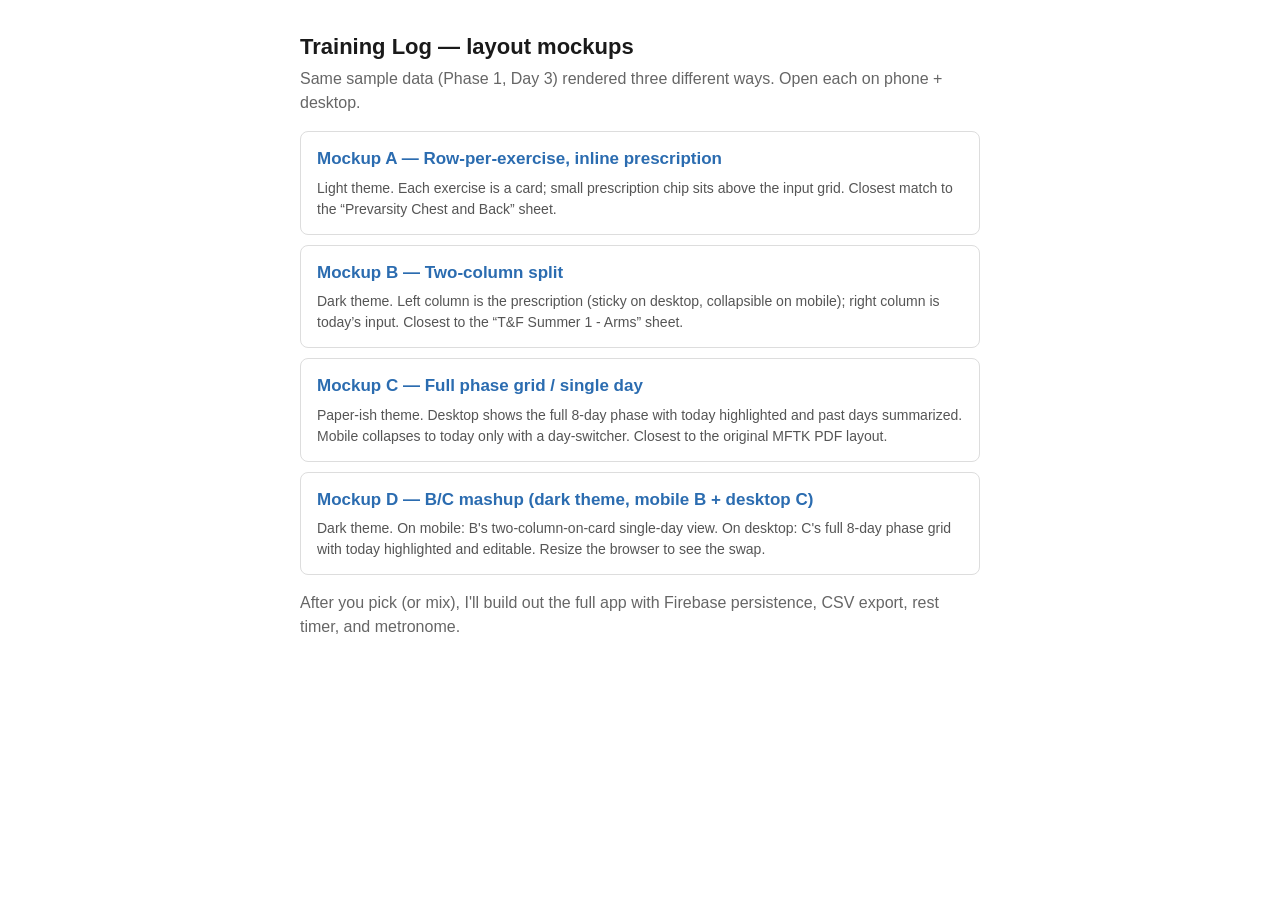
<file: mockups/index.html>
<!doctype html>
<html lang="en">
<head>
<meta charset="utf-8">
<meta name="viewport" content="width=device-width,initial-scale=1">
<title>Training Log — Mockups</title>
<style>
  body { font: 16px/1.5 -apple-system, BlinkMacSystemFont, "Segoe UI", Roboto, sans-serif; max-width: 680px; margin: 30px auto; padding: 0 16px; color: #1a1a1a; }
  h1 { font-size: 22px; margin-bottom: 4px; }
  p.sub { color: #666; margin-top: 0; }
  ul { list-style: none; padding: 0; }
  li { border: 1px solid #ddd; border-radius: 8px; padding: 14px 16px; margin: 10px 0; }
  li a { font-size: 17px; font-weight: 600; color: #2b6cb0; text-decoration: none; }
  li a:hover { text-decoration: underline; }
  li p { color: #555; font-size: 14px; margin: 6px 0 0; }
</style>
</head>
<body>
<h1>Training Log — layout mockups</h1>
<p class="sub">Same sample data (Phase 1, Day 3) rendered three different ways. Open each on phone + desktop.</p>
<ul>
  <li>
    <a href="mockup-A.html">Mockup A — Row-per-exercise, inline prescription</a>
    <p>Light theme. Each exercise is a card; small prescription chip sits above the input grid. Closest match to the “Prevarsity Chest and Back” sheet.</p>
  </li>
  <li>
    <a href="mockup-B.html">Mockup B — Two-column split</a>
    <p>Dark theme. Left column is the prescription (sticky on desktop, collapsible on mobile); right column is today’s input. Closest to the “T&amp;F Summer 1 - Arms” sheet.</p>
  </li>
  <li>
    <a href="mockup-C.html">Mockup C — Full phase grid / single day</a>
    <p>Paper-ish theme. Desktop shows the full 8-day phase with today highlighted and past days summarized. Mobile collapses to today only with a day-switcher. Closest to the original MFTK PDF layout.</p>
  </li>
  <li>
    <a href="mockup-D.html">Mockup D — B/C mashup (dark theme, mobile B + desktop C)</a>
    <p>Dark theme. On mobile: B's two-column-on-card single-day view. On desktop: C's full 8-day phase grid with today highlighted and editable. Resize the browser to see the swap.</p>
  </li>
</ul>
<p class="sub">After you pick (or mix), I'll build out the full app with Firebase persistence, CSV export, rest timer, and metronome.</p>
</body>
</html>
</file>
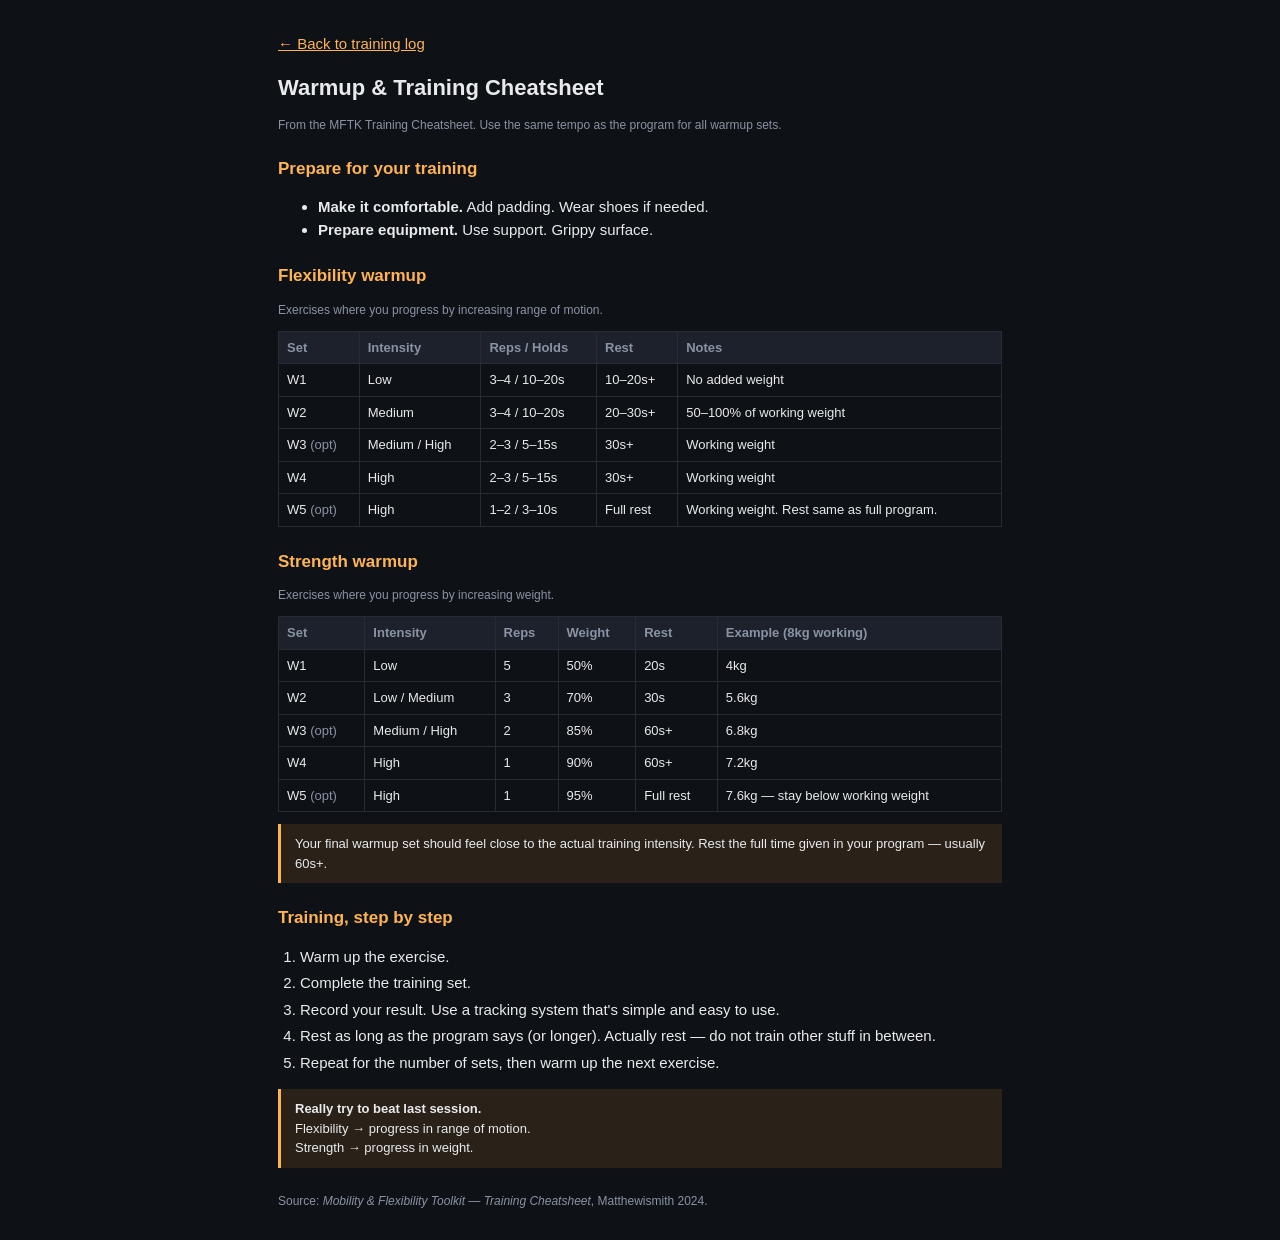
<file: cheatsheet.html>
<!doctype html>
<html lang="en">
<head>
<meta charset="utf-8">
<meta name="viewport" content="width=device-width,initial-scale=1">
<meta name="theme-color" content="#0e1116">
<title>Warmup &amp; Training Cheatsheet</title>
<link rel="stylesheet" href="./css/styles.css">
<style>
  .cheat { max-width: 760px; margin: 0 auto; padding: 18px; }
  .cheat h1 { font-size: 22px; margin: 0 0 4px; }
  .cheat h2 { font-size: 17px; margin: 22px 0 8px; color: var(--accent); }
  .cheat h3 { font-size: 14px; margin: 14px 0 6px; color: var(--ink); }
  .cheat table { width: 100%; border-collapse: collapse; margin: 6px 0 12px; font-size: 13px; }
  .cheat th, .cheat td { border: 1px solid var(--line); padding: 6px 8px; text-align: left; vertical-align: top; }
  .cheat th { background: var(--card-2); color: var(--muted); font-weight: 600; }
  .cheat .callout { background: var(--accent-soft); border-left: 3px solid var(--accent); padding: 10px 14px; margin: 12px 0; font-size: 13px; }
  .cheat ol { padding-left: 22px; }
  .cheat ol li { margin: 4px 0; }
  .cheat .source { color: var(--muted); font-size: 12px; margin-top: 24px; }
  .cheat a.back { color: var(--accent); }
</style>
</head>
<body>
<div class="cheat">

<p><a class="back" href="./">← Back to training log</a></p>

<h1>Warmup &amp; Training Cheatsheet</h1>
<p class="muted small">From the MFTK Training Cheatsheet. Use the same tempo as the program for all warmup sets.</p>

<h2>Prepare for your training</h2>
<ul>
  <li><b>Make it comfortable.</b> Add padding. Wear shoes if needed.</li>
  <li><b>Prepare equipment.</b> Use support. Grippy surface.</li>
</ul>

<h2>Flexibility warmup</h2>
<p class="muted small">Exercises where you progress by increasing range of motion.</p>
<table>
  <thead><tr><th>Set</th><th>Intensity</th><th>Reps / Holds</th><th>Rest</th><th>Notes</th></tr></thead>
  <tbody>
    <tr><td>W1</td><td>Low</td><td>3–4 / 10–20s</td><td>10–20s+</td><td>No added weight</td></tr>
    <tr><td>W2</td><td>Medium</td><td>3–4 / 10–20s</td><td>20–30s+</td><td>50–100% of working weight</td></tr>
    <tr><td>W3 <span class="muted">(opt)</span></td><td>Medium / High</td><td>2–3 / 5–15s</td><td>30s+</td><td>Working weight</td></tr>
    <tr><td>W4</td><td>High</td><td>2–3 / 5–15s</td><td>30s+</td><td>Working weight</td></tr>
    <tr><td>W5 <span class="muted">(opt)</span></td><td>High</td><td>1–2 / 3–10s</td><td>Full rest</td><td>Working weight. Rest same as full program.</td></tr>
  </tbody>
</table>

<h2>Strength warmup</h2>
<p class="muted small">Exercises where you progress by increasing weight.</p>
<table>
  <thead><tr><th>Set</th><th>Intensity</th><th>Reps</th><th>Weight</th><th>Rest</th><th>Example (8kg working)</th></tr></thead>
  <tbody>
    <tr><td>W1</td><td>Low</td><td>5</td><td>50%</td><td>20s</td><td>4kg</td></tr>
    <tr><td>W2</td><td>Low / Medium</td><td>3</td><td>70%</td><td>30s</td><td>5.6kg</td></tr>
    <tr><td>W3 <span class="muted">(opt)</span></td><td>Medium / High</td><td>2</td><td>85%</td><td>60s+</td><td>6.8kg</td></tr>
    <tr><td>W4</td><td>High</td><td>1</td><td>90%</td><td>60s+</td><td>7.2kg</td></tr>
    <tr><td>W5 <span class="muted">(opt)</span></td><td>High</td><td>1</td><td>95%</td><td>Full rest</td><td>7.6kg — stay below working weight</td></tr>
  </tbody>
</table>

<div class="callout">Your final warmup set should feel close to the actual training intensity. Rest the full time given in your program — usually 60s+.</div>

<h2>Training, step by step</h2>
<ol>
  <li>Warm up the exercise.</li>
  <li>Complete the training set.</li>
  <li>Record your result. Use a tracking system that's simple and easy to use.</li>
  <li>Rest as long as the program says (or longer). Actually rest — do not train other stuff in between.</li>
  <li>Repeat for the number of sets, then warm up the next exercise.</li>
</ol>

<div class="callout">
  <b>Really try to beat last session.</b><br>
  Flexibility → progress in range of motion.<br>
  Strength → progress in weight.
</div>

<p class="source">Source: <i>Mobility &amp; Flexibility Toolkit — Training Cheatsheet</i>, Matthewismith 2024.</p>

</div>
</body>
</html>
</file>
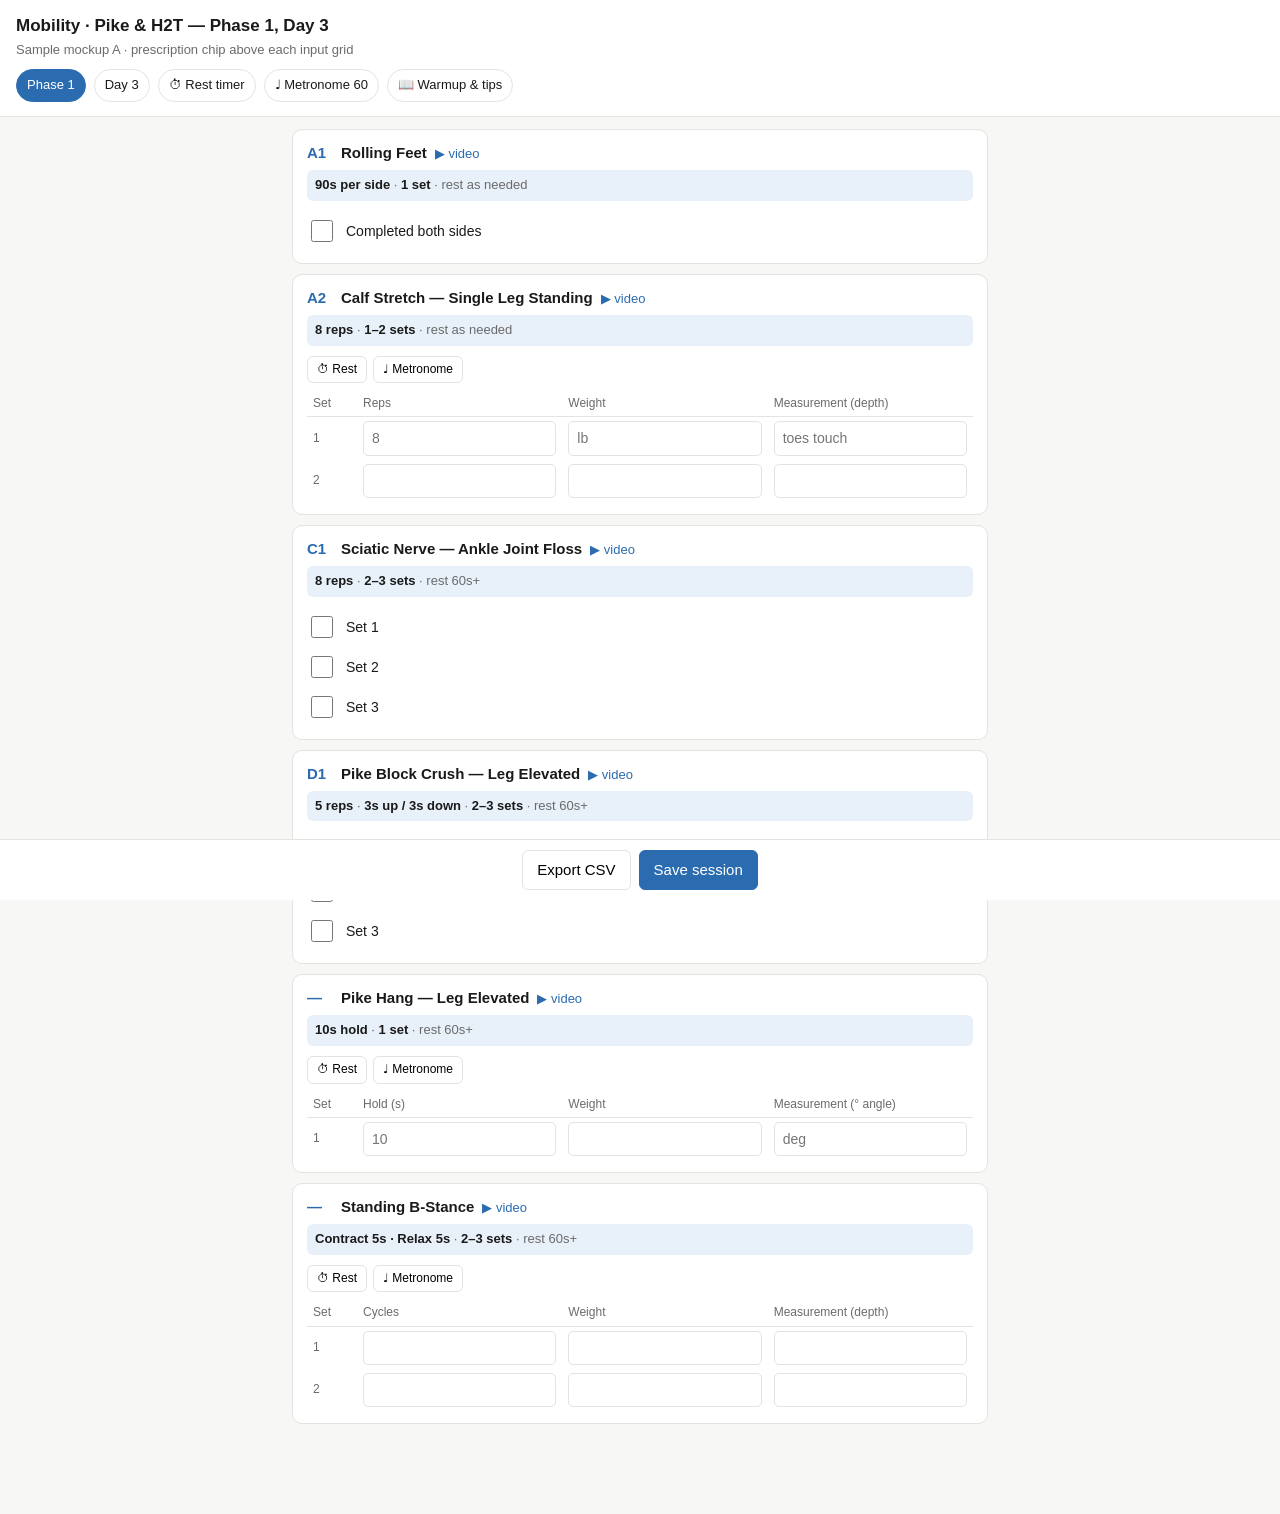
<file: mockups/mockup-A.html>
<!doctype html>
<html lang="en">
<head>
<meta charset="utf-8">
<meta name="viewport" content="width=device-width,initial-scale=1">
<title>Mockup A — Row-per-exercise inline prescription</title>
<style>
  :root {
    --bg: #f7f7f5;
    --card: #ffffff;
    --ink: #1a1a1a;
    --muted: #6b6b6b;
    --line: #e3e3df;
    --accent: #2b6cb0;
    --accent-soft: #e8f0fa;
    --ok: #2f855a;
  }
  * { box-sizing: border-box; }
  html, body { margin: 0; padding: 0; background: var(--bg); color: var(--ink); font: 15px/1.45 -apple-system, BlinkMacSystemFont, "Segoe UI", Roboto, sans-serif; }
  header { padding: 14px 16px; background: var(--card); border-bottom: 1px solid var(--line); position: sticky; top: 0; z-index: 5; }
  header h1 { margin: 0; font-size: 17px; font-weight: 600; }
  header .sub { color: var(--muted); font-size: 13px; margin-top: 2px; }
  header .tools { display: flex; gap: 8px; margin-top: 10px; flex-wrap: wrap; }
  .pill { display: inline-flex; align-items: center; gap: 6px; padding: 6px 10px; border: 1px solid var(--line); border-radius: 999px; background: var(--card); font-size: 13px; cursor: pointer; }
  .pill.active { background: var(--accent); color: white; border-color: var(--accent); }
  .pill.ghost { background: transparent; }
  main { padding: 12px 12px 80px; max-width: 720px; margin: 0 auto; }
  .card { background: var(--card); border: 1px solid var(--line); border-radius: 10px; padding: 12px 14px; margin-bottom: 10px; }
  .ex-head { display: flex; align-items: baseline; gap: 8px; flex-wrap: wrap; }
  .order { font-weight: 700; color: var(--accent); font-variant-numeric: tabular-nums; min-width: 26px; }
  .name { font-weight: 600; }
  .video { color: var(--accent); text-decoration: none; font-size: 13px; }
  .video:hover { text-decoration: underline; }
  .rx { color: var(--muted); font-size: 13px; margin: 6px 0 10px; padding: 6px 8px; background: var(--accent-soft); border-radius: 6px; }
  .rx b { color: var(--ink); font-weight: 600; }
  .controls { display: flex; gap: 6px; margin-bottom: 8px; }
  .controls button { font: inherit; font-size: 12px; padding: 4px 9px; border: 1px solid var(--line); background: white; border-radius: 6px; cursor: pointer; }
  .controls button:hover { background: var(--accent-soft); }
  table.sets { width: 100%; border-collapse: collapse; font-size: 14px; }
  table.sets th { text-align: left; font-weight: 500; color: var(--muted); font-size: 12px; padding: 4px 6px; border-bottom: 1px solid var(--line); }
  table.sets td { padding: 4px 6px; }
  table.sets td:first-child { width: 38px; color: var(--muted); font-size: 12px; }
  table.sets input[type=number], table.sets input[type=text] { width: 100%; min-width: 0; padding: 6px 8px; border: 1px solid var(--line); border-radius: 5px; font: inherit; font-size: 14px; }
  table.sets input:focus { outline: 2px solid var(--accent); outline-offset: -1px; }
  .check-row { display: flex; align-items: center; gap: 10px; padding: 6px 0; }
  .check-row input { width: 22px; height: 22px; accent-color: var(--ok); }
  .check-row label { font-size: 14px; }
  .timer-pop { display: none; margin-top: 8px; padding: 8px; background: #fffceb; border: 1px solid #f0e6a8; border-radius: 6px; font-size: 13px; font-variant-numeric: tabular-nums; }
  .timer-pop.on { display: block; }
  footer { position: fixed; bottom: 0; left: 0; right: 0; background: var(--card); border-top: 1px solid var(--line); padding: 10px; display: flex; gap: 8px; justify-content: center; }
  footer button { font: inherit; padding: 8px 14px; border-radius: 6px; border: 1px solid var(--line); background: white; cursor: pointer; }
  footer button.primary { background: var(--accent); color: white; border-color: var(--accent); }
  @media (min-width: 600px) {
    table.sets td:first-child { width: 50px; }
  }
</style>
</head>
<body>
<header>
  <h1>Mobility · Pike &amp; H2T — Phase 1, Day 3</h1>
  <div class="sub">Sample mockup A · prescription chip above each input grid</div>
  <div class="tools">
    <span class="pill active">Phase 1</span>
    <span class="pill ghost">Day 3</span>
    <span class="pill ghost">⏱ Rest timer</span>
    <span class="pill ghost">♩ Metronome 60</span>
    <a class="pill ghost" href="#cheat" style="text-decoration:none;color:inherit">📖 Warmup &amp; tips</a>
  </div>
</header>
<main>

<!-- A1: Rolling Feet (check) -->
<div class="card">
  <div class="ex-head">
    <span class="order">A1</span>
    <span class="name">Rolling Feet</span>
    <a class="video" href="https://link.matthewismith.com/rolling-feet" target="_blank">▶ video</a>
  </div>
  <div class="rx"><b>90s per side</b> · <b>1 set</b> · rest as needed</div>
  <div class="check-row">
    <input type="checkbox" id="a1c">
    <label for="a1c">Completed both sides</label>
  </div>
</div>

<!-- A2/B1: Calf Stretch Single Leg Standing (reps/measurement) -->
<div class="card">
  <div class="ex-head">
    <span class="order">A2</span>
    <span class="name">Calf Stretch — Single Leg Standing</span>
    <a class="video" href="https://link.matthewismith.com/calfstretch-standing" target="_blank">▶ video</a>
  </div>
  <div class="rx"><b>8 reps</b> · <b>1–2 sets</b> · rest as needed</div>
  <div class="controls">
    <button onclick="document.getElementById('t-a2').classList.toggle('on')">⏱ Rest</button>
    <button>♩ Metronome</button>
  </div>
  <div id="t-a2" class="timer-pop">Resting · 00:42 remaining (tap to stop)</div>
  <table class="sets">
    <thead><tr><th>Set</th><th>Reps</th><th>Weight</th><th>Measurement (depth)</th></tr></thead>
    <tbody>
      <tr><td>1</td><td><input type="number" placeholder="8"></td><td><input type="number" placeholder="lb"></td><td><input type="text" placeholder="toes touch"></td></tr>
      <tr><td>2</td><td><input type="number"></td><td><input type="number"></td><td><input type="text"></td></tr>
    </tbody>
  </table>
</div>

<!-- C1: Sciatic Nerve Ankle Joint Floss (check) -->
<div class="card">
  <div class="ex-head">
    <span class="order">C1</span>
    <span class="name">Sciatic Nerve — Ankle Joint Floss</span>
    <a class="video" href="https://link.matthewismith.com/sciatic-ankle-floss" target="_blank">▶ video</a>
  </div>
  <div class="rx"><b>8 reps</b> · <b>2–3 sets</b> · rest 60s+</div>
  <div class="check-row"><input type="checkbox" id="c1a"><label for="c1a">Set 1</label></div>
  <div class="check-row"><input type="checkbox" id="c1b"><label for="c1b">Set 2</label></div>
  <div class="check-row"><input type="checkbox" id="c1c"><label for="c1c">Set 3</label></div>
</div>

<!-- D1: Pike Block Crush Leg Elevated (check) -->
<div class="card">
  <div class="ex-head">
    <span class="order">D1</span>
    <span class="name">Pike Block Crush — Leg Elevated</span>
    <a class="video" href="https://link.matthewismith.com/leg-elevated-pike-block-crush" target="_blank">▶ video</a>
  </div>
  <div class="rx"><b>5 reps</b> · <b>3s up / 3s down</b> · <b>2–3 sets</b> · rest 60s+</div>
  <div class="check-row"><input type="checkbox" id="d1a"><label for="d1a">Set 1</label></div>
  <div class="check-row"><input type="checkbox" id="d1b"><label for="d1b">Set 2</label></div>
  <div class="check-row"><input type="checkbox" id="d1c"><label for="d1c">Set 3</label></div>
</div>

<!-- Pike Hang (reps/measurement) -->
<div class="card">
  <div class="ex-head">
    <span class="order">—</span>
    <span class="name">Pike Hang — Leg Elevated</span>
    <a class="video" href="https://link.matthewismith.com/pike-hang-bstance-standing" target="_blank">▶ video</a>
  </div>
  <div class="rx"><b>10s hold</b> · <b>1 set</b> · rest 60s+</div>
  <div class="controls"><button>⏱ Rest</button><button>♩ Metronome</button></div>
  <table class="sets">
    <thead><tr><th>Set</th><th>Hold (s)</th><th>Weight</th><th>Measurement (° angle)</th></tr></thead>
    <tbody>
      <tr><td>1</td><td><input type="number" placeholder="10"></td><td><input type="number"></td><td><input type="number" placeholder="deg"></td></tr>
    </tbody>
  </table>
</div>

<!-- Standing B-Stance (reps/measurement) -->
<div class="card">
  <div class="ex-head">
    <span class="order">—</span>
    <span class="name">Standing B-Stance</span>
    <a class="video" href="https://link.matthewismith.com/pike-hang-bstance-standing" target="_blank">▶ video</a>
  </div>
  <div class="rx"><b>Contract 5s · Relax 5s</b> · <b>2–3 sets</b> · rest 60s+</div>
  <div class="controls"><button>⏱ Rest</button><button>♩ Metronome</button></div>
  <table class="sets">
    <thead><tr><th>Set</th><th>Cycles</th><th>Weight</th><th>Measurement (depth)</th></tr></thead>
    <tbody>
      <tr><td>1</td><td><input type="number"></td><td><input type="number"></td><td><input type="text"></td></tr>
      <tr><td>2</td><td><input type="number"></td><td><input type="number"></td><td><input type="text"></td></tr>
    </tbody>
  </table>
</div>

</main>
<footer>
  <button>Export CSV</button>
  <button class="primary">Save session</button>
</footer>
</body>
</html>
</file>
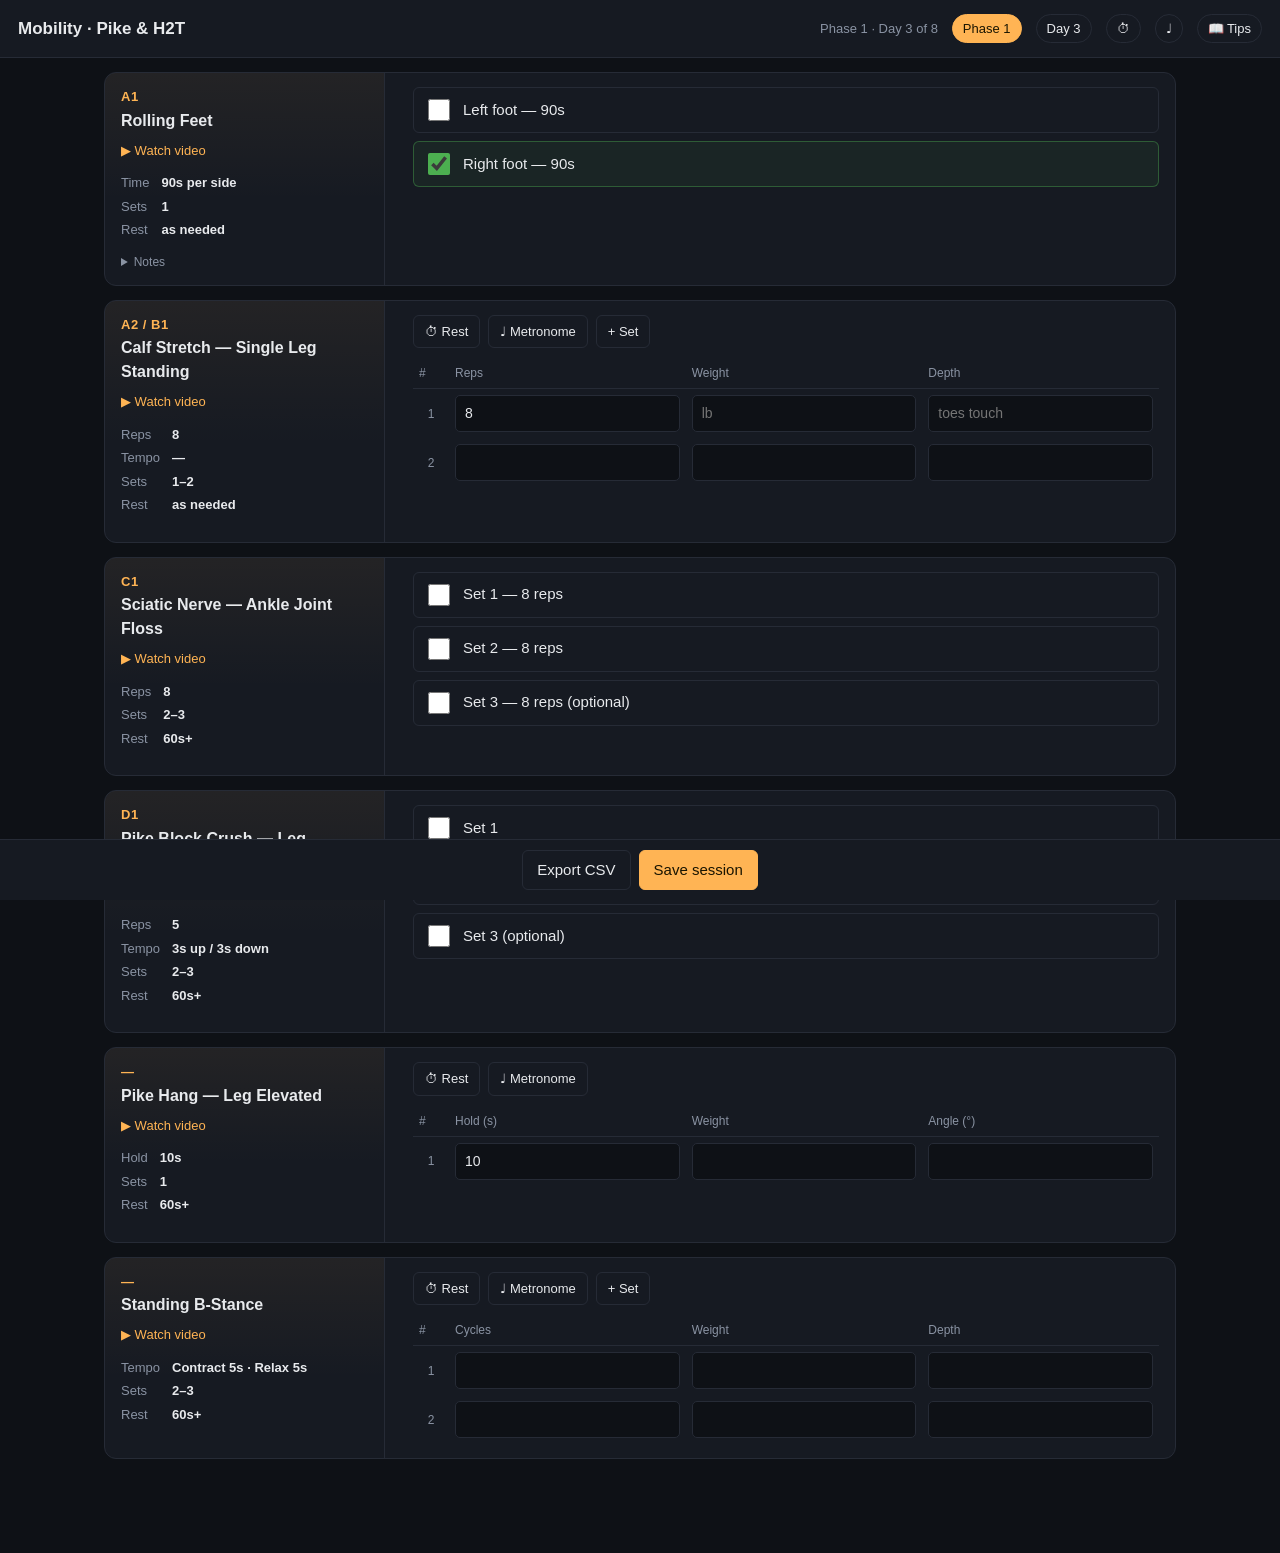
<file: mockups/mockup-B.html>
<!doctype html>
<html lang="en">
<head>
<meta charset="utf-8">
<meta name="viewport" content="width=device-width,initial-scale=1">
<title>Mockup B — Two-column split prescription/input</title>
<style>
  :root {
    --bg: #0e1116;
    --card: #161a22;
    --ink: #e8eaed;
    --muted: #8a93a3;
    --line: #262b36;
    --accent: #ffb454;
    --accent-soft: #2a2218;
    --ok: #4caf50;
  }
  * { box-sizing: border-box; }
  html, body { margin: 0; padding: 0; background: var(--bg); color: var(--ink); font: 15px/1.5 -apple-system, BlinkMacSystemFont, "Segoe UI", Roboto, sans-serif; }
  header { padding: 14px 18px; background: var(--card); border-bottom: 1px solid var(--line); display: flex; gap: 14px; align-items: center; flex-wrap: wrap; position: sticky; top: 0; z-index: 5; }
  header h1 { margin: 0; font-size: 17px; font-weight: 600; flex: 1; min-width: 200px; }
  header .meta { color: var(--muted); font-size: 13px; }
  .pill { display: inline-flex; align-items: center; gap: 6px; padding: 6px 10px; border: 1px solid var(--line); border-radius: 999px; background: transparent; color: var(--ink); font-size: 13px; cursor: pointer; font-family: inherit; }
  .pill.active { background: var(--accent); color: #1a1500; border-color: var(--accent); }
  main { max-width: 1100px; margin: 0 auto; padding: 14px; padding-bottom: 80px; }
  .exercise { display: grid; grid-template-columns: 1fr; gap: 12px; background: var(--card); border: 1px solid var(--line); border-radius: 12px; margin-bottom: 14px; overflow: hidden; }
  @media (min-width: 760px) {
    .exercise { grid-template-columns: 280px 1fr; }
    .rx-col { border-right: 1px solid var(--line); }
  }
  .rx-col { padding: 14px 16px; background: linear-gradient(180deg, rgba(255,180,84,0.06), transparent 60%); }
  .rx-col .order { color: var(--accent); font-weight: 700; letter-spacing: 0.04em; font-size: 13px; }
  .rx-col .name { font-size: 16px; font-weight: 600; margin: 2px 0 6px; }
  .rx-col .video { color: var(--accent); text-decoration: none; font-size: 13px; }
  .rx-col .video:hover { text-decoration: underline; }
  .rx-grid { margin-top: 12px; display: grid; grid-template-columns: auto 1fr; gap: 4px 12px; font-size: 13px; }
  .rx-grid dt { color: var(--muted); }
  .rx-grid dd { margin: 0; font-weight: 600; }
  .rx-col details { margin-top: 10px; }
  .rx-col details summary { cursor: pointer; color: var(--muted); font-size: 12px; }
  .input-col { padding: 14px 16px; }
  .controls { display: flex; gap: 8px; margin-bottom: 10px; flex-wrap: wrap; }
  .controls button { font: inherit; font-size: 13px; padding: 6px 11px; border: 1px solid var(--line); background: transparent; color: var(--ink); border-radius: 6px; cursor: pointer; }
  .controls button:hover { border-color: var(--accent); color: var(--accent); }
  table.sets { width: 100%; border-collapse: collapse; }
  table.sets th { text-align: left; font-weight: 500; color: var(--muted); font-size: 12px; padding: 6px 6px; border-bottom: 1px solid var(--line); }
  table.sets td { padding: 6px 6px; vertical-align: middle; }
  table.sets td:first-child { width: 36px; color: var(--muted); font-size: 12px; text-align: center; }
  table.sets input { width: 100%; min-width: 0; padding: 7px 9px; border: 1px solid var(--line); background: var(--bg); color: var(--ink); border-radius: 5px; font: inherit; font-size: 14px; }
  table.sets input:focus { outline: 2px solid var(--accent); outline-offset: -1px; }
  .checkbox-block { display: flex; flex-direction: column; gap: 8px; }
  .checkbox-block label { display: flex; align-items: center; gap: 10px; padding: 8px 10px; border: 1px solid var(--line); border-radius: 6px; cursor: pointer; }
  .checkbox-block input { width: 22px; height: 22px; accent-color: var(--ok); }
  .checkbox-block label.done { background: rgba(76,175,80,0.08); border-color: rgba(76,175,80,0.4); }
  footer { position: fixed; bottom: 0; left: 0; right: 0; background: var(--card); border-top: 1px solid var(--line); padding: 10px; display: flex; gap: 8px; justify-content: center; }
  footer button { font: inherit; padding: 8px 14px; border-radius: 6px; border: 1px solid var(--line); background: transparent; color: var(--ink); cursor: pointer; }
  footer button.primary { background: var(--accent); color: #1a1500; border-color: var(--accent); }
</style>
</head>
<body>
<header>
  <h1>Mobility · Pike &amp; H2T</h1>
  <span class="meta">Phase 1 · Day 3 of 8</span>
  <button class="pill active">Phase 1</button>
  <button class="pill">Day 3</button>
  <button class="pill">⏱</button>
  <button class="pill">♩</button>
  <button class="pill">📖 Tips</button>
</header>
<main>

<!-- A1: Rolling Feet (check) -->
<section class="exercise">
  <div class="rx-col">
    <div class="order">A1</div>
    <div class="name">Rolling Feet</div>
    <a class="video" href="https://link.matthewismith.com/rolling-feet" target="_blank">▶ Watch video</a>
    <dl class="rx-grid">
      <dt>Time</dt><dd>90s per side</dd>
      <dt>Sets</dt><dd>1</dd>
      <dt>Rest</dt><dd>as needed</dd>
    </dl>
    <details><summary>Notes</summary><div style="margin-top:6px;color:var(--muted);font-size:12px">Warm-up exercise. Both feet, slow pressure.</div></details>
  </div>
  <div class="input-col">
    <div class="checkbox-block">
      <label><input type="checkbox"> Left foot — 90s</label>
      <label class="done"><input type="checkbox" checked> Right foot — 90s</label>
    </div>
  </div>
</section>

<!-- A2: Calf Stretch (reps/measurement) -->
<section class="exercise">
  <div class="rx-col">
    <div class="order">A2 / B1</div>
    <div class="name">Calf Stretch — Single Leg Standing</div>
    <a class="video" href="https://link.matthewismith.com/calfstretch-standing" target="_blank">▶ Watch video</a>
    <dl class="rx-grid">
      <dt>Reps</dt><dd>8</dd>
      <dt>Tempo</dt><dd>—</dd>
      <dt>Sets</dt><dd>1–2</dd>
      <dt>Rest</dt><dd>as needed</dd>
    </dl>
  </div>
  <div class="input-col">
    <div class="controls">
      <button>⏱ Rest</button>
      <button>♩ Metronome</button>
      <button>+ Set</button>
    </div>
    <table class="sets">
      <thead><tr><th>#</th><th>Reps</th><th>Weight</th><th>Depth</th></tr></thead>
      <tbody>
        <tr><td>1</td><td><input type="number" value="8"></td><td><input type="number" placeholder="lb"></td><td><input type="text" placeholder="toes touch"></td></tr>
        <tr><td>2</td><td><input type="number"></td><td><input type="number"></td><td><input type="text"></td></tr>
      </tbody>
    </table>
  </div>
</section>

<!-- C1: Sciatic Nerve Ankle Joint Floss (check) -->
<section class="exercise">
  <div class="rx-col">
    <div class="order">C1</div>
    <div class="name">Sciatic Nerve — Ankle Joint Floss</div>
    <a class="video" href="https://link.matthewismith.com/sciatic-ankle-floss" target="_blank">▶ Watch video</a>
    <dl class="rx-grid">
      <dt>Reps</dt><dd>8</dd>
      <dt>Sets</dt><dd>2–3</dd>
      <dt>Rest</dt><dd>60s+</dd>
    </dl>
  </div>
  <div class="input-col">
    <div class="checkbox-block">
      <label><input type="checkbox"> Set 1 — 8 reps</label>
      <label><input type="checkbox"> Set 2 — 8 reps</label>
      <label><input type="checkbox"> Set 3 — 8 reps (optional)</label>
    </div>
  </div>
</section>

<!-- D1: Pike Block Crush Leg Elevated (check) -->
<section class="exercise">
  <div class="rx-col">
    <div class="order">D1</div>
    <div class="name">Pike Block Crush — Leg Elevated</div>
    <a class="video" href="https://link.matthewismith.com/leg-elevated-pike-block-crush" target="_blank">▶ Watch video</a>
    <dl class="rx-grid">
      <dt>Reps</dt><dd>5</dd>
      <dt>Tempo</dt><dd>3s up / 3s down</dd>
      <dt>Sets</dt><dd>2–3</dd>
      <dt>Rest</dt><dd>60s+</dd>
    </dl>
  </div>
  <div class="input-col">
    <div class="checkbox-block">
      <label><input type="checkbox"> Set 1</label>
      <label><input type="checkbox"> Set 2</label>
      <label><input type="checkbox"> Set 3 (optional)</label>
    </div>
  </div>
</section>

<!-- Pike Hang -->
<section class="exercise">
  <div class="rx-col">
    <div class="order">—</div>
    <div class="name">Pike Hang — Leg Elevated</div>
    <a class="video" href="https://link.matthewismith.com/pike-hang-bstance-standing" target="_blank">▶ Watch video</a>
    <dl class="rx-grid">
      <dt>Hold</dt><dd>10s</dd>
      <dt>Sets</dt><dd>1</dd>
      <dt>Rest</dt><dd>60s+</dd>
    </dl>
  </div>
  <div class="input-col">
    <div class="controls"><button>⏱ Rest</button><button>♩ Metronome</button></div>
    <table class="sets">
      <thead><tr><th>#</th><th>Hold (s)</th><th>Weight</th><th>Angle (°)</th></tr></thead>
      <tbody><tr><td>1</td><td><input type="number" value="10"></td><td><input type="number"></td><td><input type="number"></td></tr></tbody>
    </table>
  </div>
</section>

<!-- Standing B-Stance -->
<section class="exercise">
  <div class="rx-col">
    <div class="order">—</div>
    <div class="name">Standing B-Stance</div>
    <a class="video" href="https://link.matthewismith.com/pike-hang-bstance-standing" target="_blank">▶ Watch video</a>
    <dl class="rx-grid">
      <dt>Tempo</dt><dd>Contract 5s · Relax 5s</dd>
      <dt>Sets</dt><dd>2–3</dd>
      <dt>Rest</dt><dd>60s+</dd>
    </dl>
  </div>
  <div class="input-col">
    <div class="controls"><button>⏱ Rest</button><button>♩ Metronome</button><button>+ Set</button></div>
    <table class="sets">
      <thead><tr><th>#</th><th>Cycles</th><th>Weight</th><th>Depth</th></tr></thead>
      <tbody>
        <tr><td>1</td><td><input type="number"></td><td><input type="number"></td><td><input type="text"></td></tr>
        <tr><td>2</td><td><input type="number"></td><td><input type="number"></td><td><input type="text"></td></tr>
      </tbody>
    </table>
  </div>
</section>

</main>
<footer>
  <button>Export CSV</button>
  <button class="primary">Save session</button>
</footer>
</body>
</html>
</file>
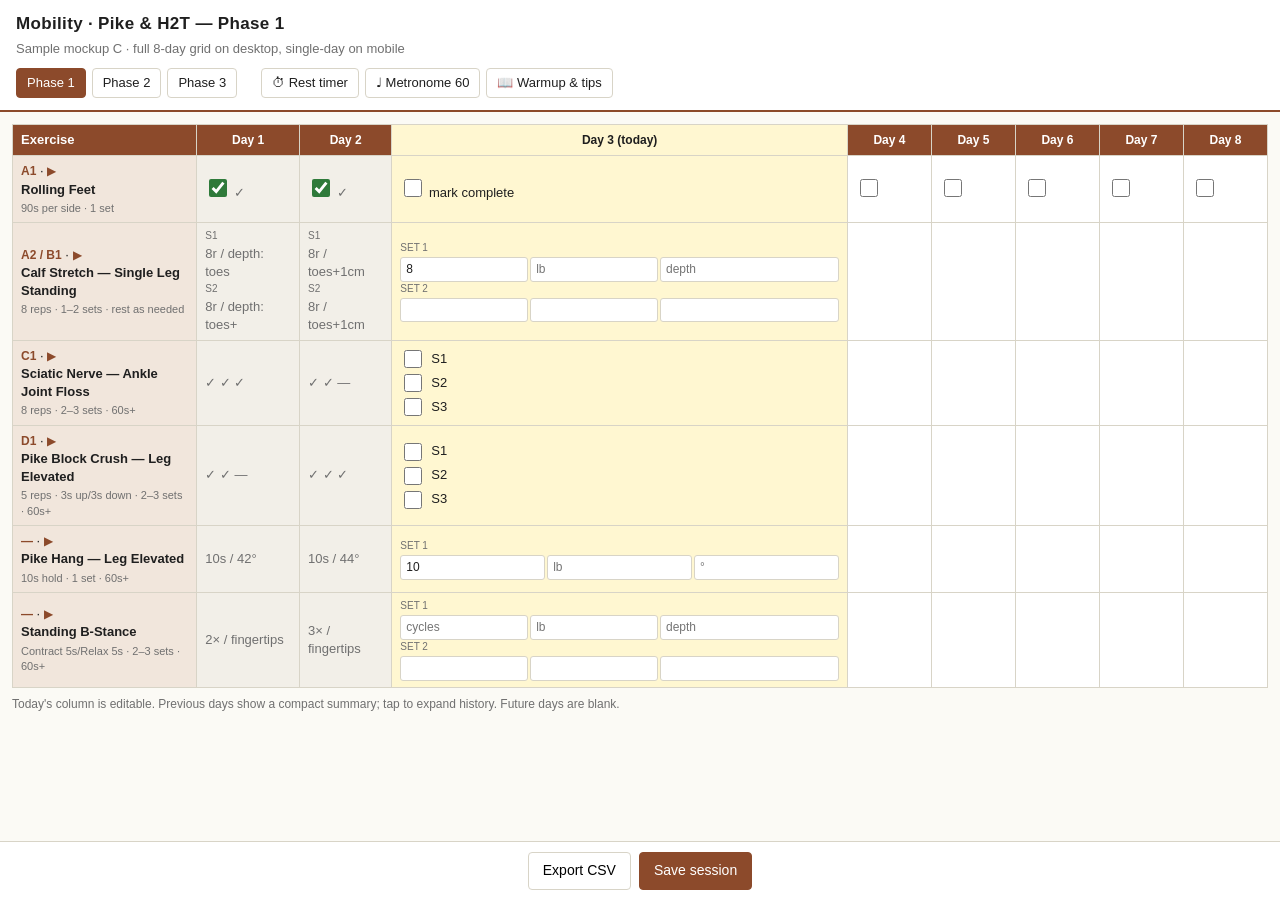
<file: mockups/mockup-C.html>
<!doctype html>
<html lang="en">
<head>
<meta charset="utf-8">
<meta name="viewport" content="width=device-width,initial-scale=1">
<title>Mockup C — Full phase grid (desktop) / single day (mobile)</title>
<style>
  :root {
    --bg: #fbfaf5;
    --card: #ffffff;
    --ink: #1f1f1f;
    --muted: #707070;
    --line: #d8d4c7;
    --accent: #8c4a2b;
    --accent-soft: #f1e6dc;
    --today: #fff7d1;
    --readonly: #f2efe8;
    --ok: #2f7a3a;
  }
  * { box-sizing: border-box; }
  html, body { margin: 0; padding: 0; background: var(--bg); color: var(--ink); font: 14px/1.4 -apple-system, BlinkMacSystemFont, "Segoe UI", Roboto, sans-serif; }
  header { padding: 12px 16px; background: var(--card); border-bottom: 2px solid var(--accent); }
  header h1 { margin: 0 0 4px; font-size: 17px; font-weight: 700; letter-spacing: 0.02em; }
  header .sub { color: var(--muted); font-size: 13px; }
  header .tools { display: flex; gap: 6px; margin-top: 10px; flex-wrap: wrap; align-items: center; }
  .pill { display: inline-flex; align-items: center; gap: 5px; padding: 5px 10px; border: 1px solid var(--line); border-radius: 4px; background: var(--card); font-size: 13px; cursor: pointer; font-family: inherit; color: var(--ink); }
  .pill.active { background: var(--accent); color: white; border-color: var(--accent); }
  .pill.ghost { background: transparent; }
  main { padding: 12px; padding-bottom: 80px; }
  .day-switch { display: none; gap: 4px; margin-bottom: 10px; flex-wrap: wrap; }
  .day-switch button { font: inherit; font-size: 13px; width: 36px; height: 36px; border: 1px solid var(--line); background: var(--card); border-radius: 4px; cursor: pointer; }
  .day-switch button.today { background: var(--today); border-color: var(--accent); font-weight: 700; }
  .day-switch button.done { background: var(--readonly); color: var(--muted); }

  /* Mobile single-day view (default) */
  .grid-wrap { overflow-x: auto; }
  table.grid { border-collapse: collapse; width: 100%; background: var(--card); border: 1px solid var(--line); }
  table.grid th, table.grid td { border: 1px solid var(--line); padding: 6px 8px; vertical-align: middle; font-size: 13px; }
  table.grid thead th { background: var(--accent); color: white; font-weight: 600; text-align: left; }
  table.grid thead th.day { text-align: center; min-width: 80px; font-size: 12px; }
  table.grid thead th.day.today { background: var(--today); color: var(--ink); }
  table.grid td.ex { background: var(--accent-soft); }
  table.grid td.ex .order { color: var(--accent); font-weight: 700; font-size: 12px; }
  table.grid td.ex .name { font-weight: 600; font-size: 13px; }
  table.grid td.ex .rx { color: var(--muted); font-size: 11px; margin-top: 2px; }
  table.grid td.ex .video { color: var(--accent); text-decoration: none; font-size: 12px; }
  table.grid td.day-col { min-width: 84px; }
  table.grid td.day-col.today { background: var(--today); }
  table.grid td.day-col.done { background: var(--readonly); color: var(--muted); }
  table.grid input[type=number], table.grid input[type=text] { width: 100%; min-width: 60px; padding: 3px 5px; border: 1px solid transparent; background: transparent; font: inherit; font-size: 12px; border-radius: 3px; color: inherit; }
  table.grid td.day-col.today input { background: white; border-color: var(--line); }
  table.grid input:focus { outline: 2px solid var(--accent); }
  table.grid .set-cell { display: flex; flex-direction: column; gap: 2px; }
  table.grid .set-label { color: var(--muted); font-size: 10px; text-transform: uppercase; }
  table.grid input[type=checkbox] { width: 18px; height: 18px; accent-color: var(--ok); }
  .legend { font-size: 12px; color: var(--muted); margin-top: 8px; }

  /* Mobile: hide non-today columns */
  @media (max-width: 859px) {
    .day-switch { display: flex; }
    table.grid .day-hide { display: none; }
    table.grid th.day.today, table.grid td.day-col.today { min-width: 200px; }
  }
  @media (min-width: 860px) {
    main { max-width: 1400px; margin: 0 auto; }
  }
  footer { position: fixed; bottom: 0; left: 0; right: 0; background: var(--card); border-top: 1px solid var(--line); padding: 10px; display: flex; gap: 8px; justify-content: center; }
  footer button { font: inherit; padding: 8px 14px; border-radius: 4px; border: 1px solid var(--line); background: var(--card); cursor: pointer; }
  footer button.primary { background: var(--accent); color: white; border-color: var(--accent); }
</style>
</head>
<body>
<header>
  <h1>Mobility · Pike &amp; H2T — Phase 1</h1>
  <div class="sub">Sample mockup C · full 8-day grid on desktop, single-day on mobile</div>
  <div class="tools">
    <span class="pill active">Phase 1</span>
    <span class="pill ghost">Phase 2</span>
    <span class="pill ghost">Phase 3</span>
    <span style="width:12px"></span>
    <span class="pill ghost">⏱ Rest timer</span>
    <span class="pill ghost">♩ Metronome 60</span>
    <span class="pill ghost">📖 Warmup &amp; tips</span>
  </div>
</header>
<main>

<div class="day-switch" role="tablist" aria-label="Day selector">
  <button class="done">1</button>
  <button class="done">2</button>
  <button class="today">3</button>
  <button>4</button>
  <button>5</button>
  <button>6</button>
  <button>7</button>
  <button>8</button>
</div>

<div class="grid-wrap">
  <table class="grid">
    <thead>
      <tr>
        <th>Exercise</th>
        <th class="day day-hide">Day 1</th>
        <th class="day day-hide">Day 2</th>
        <th class="day today">Day 3 (today)</th>
        <th class="day day-hide">Day 4</th>
        <th class="day day-hide">Day 5</th>
        <th class="day day-hide">Day 6</th>
        <th class="day day-hide">Day 7</th>
        <th class="day day-hide">Day 8</th>
      </tr>
    </thead>
    <tbody>
      <!-- A1: Rolling Feet (check) -->
      <tr>
        <td class="ex">
          <div><span class="order">A1</span> · <a class="video" href="https://link.matthewismith.com/rolling-feet" target="_blank">▶</a></div>
          <div class="name">Rolling Feet</div>
          <div class="rx">90s per side · 1 set</div>
        </td>
        <td class="day-col done day-hide"><input type="checkbox" checked> ✓</td>
        <td class="day-col done day-hide"><input type="checkbox" checked> ✓</td>
        <td class="day-col today"><input type="checkbox"> mark complete</td>
        <td class="day-col day-hide"><input type="checkbox"></td>
        <td class="day-col day-hide"><input type="checkbox"></td>
        <td class="day-col day-hide"><input type="checkbox"></td>
        <td class="day-col day-hide"><input type="checkbox"></td>
        <td class="day-col day-hide"><input type="checkbox"></td>
      </tr>
      <!-- A2: Calf Stretch -->
      <tr>
        <td class="ex">
          <div><span class="order">A2 / B1</span> · <a class="video" href="https://link.matthewismith.com/calfstretch-standing" target="_blank">▶</a></div>
          <div class="name">Calf Stretch — Single Leg Standing</div>
          <div class="rx">8 reps · 1–2 sets · rest as needed</div>
        </td>
        <td class="day-col done day-hide">
          <div class="set-cell"><span class="set-label">s1</span> 8r / depth: toes</div>
          <div class="set-cell"><span class="set-label">s2</span> 8r / depth: toes+</div>
        </td>
        <td class="day-col done day-hide">
          <div class="set-cell"><span class="set-label">s1</span> 8r / toes+1cm</div>
          <div class="set-cell"><span class="set-label">s2</span> 8r / toes+1cm</div>
        </td>
        <td class="day-col today">
          <div class="set-cell"><span class="set-label">Set 1</span>
            <span style="display:grid;grid-template-columns:1fr 1fr 1.4fr;gap:2px">
              <input type="number" placeholder="reps" value="8">
              <input type="number" placeholder="lb">
              <input type="text" placeholder="depth">
            </span>
          </div>
          <div class="set-cell"><span class="set-label">Set 2</span>
            <span style="display:grid;grid-template-columns:1fr 1fr 1.4fr;gap:2px">
              <input type="number">
              <input type="number">
              <input type="text">
            </span>
          </div>
        </td>
        <td class="day-col day-hide"></td>
        <td class="day-col day-hide"></td>
        <td class="day-col day-hide"></td>
        <td class="day-col day-hide"></td>
        <td class="day-col day-hide"></td>
      </tr>
      <!-- C1: Sciatic Nerve Ankle Joint Floss (check) -->
      <tr>
        <td class="ex">
          <div><span class="order">C1</span> · <a class="video" href="https://link.matthewismith.com/sciatic-ankle-floss" target="_blank">▶</a></div>
          <div class="name">Sciatic Nerve — Ankle Joint Floss</div>
          <div class="rx">8 reps · 2–3 sets · 60s+</div>
        </td>
        <td class="day-col done day-hide">✓ ✓ ✓</td>
        <td class="day-col done day-hide">✓ ✓ —</td>
        <td class="day-col today">
          <label style="display:flex;align-items:center;gap:6px"><input type="checkbox"> S1</label>
          <label style="display:flex;align-items:center;gap:6px"><input type="checkbox"> S2</label>
          <label style="display:flex;align-items:center;gap:6px"><input type="checkbox"> S3</label>
        </td>
        <td class="day-col day-hide"></td>
        <td class="day-col day-hide"></td>
        <td class="day-col day-hide"></td>
        <td class="day-col day-hide"></td>
        <td class="day-col day-hide"></td>
      </tr>
      <!-- D1: Pike Block Crush Leg Elevated (check) -->
      <tr>
        <td class="ex">
          <div><span class="order">D1</span> · <a class="video" href="https://link.matthewismith.com/leg-elevated-pike-block-crush" target="_blank">▶</a></div>
          <div class="name">Pike Block Crush — Leg Elevated</div>
          <div class="rx">5 reps · 3s up/3s down · 2–3 sets · 60s+</div>
        </td>
        <td class="day-col done day-hide">✓ ✓ —</td>
        <td class="day-col done day-hide">✓ ✓ ✓</td>
        <td class="day-col today">
          <label style="display:flex;align-items:center;gap:6px"><input type="checkbox"> S1</label>
          <label style="display:flex;align-items:center;gap:6px"><input type="checkbox"> S2</label>
          <label style="display:flex;align-items:center;gap:6px"><input type="checkbox"> S3</label>
        </td>
        <td class="day-col day-hide"></td>
        <td class="day-col day-hide"></td>
        <td class="day-col day-hide"></td>
        <td class="day-col day-hide"></td>
        <td class="day-col day-hide"></td>
      </tr>
      <!-- Pike Hang -->
      <tr>
        <td class="ex">
          <div><span class="order">—</span> · <a class="video" href="https://link.matthewismith.com/pike-hang-bstance-standing" target="_blank">▶</a></div>
          <div class="name">Pike Hang — Leg Elevated</div>
          <div class="rx">10s hold · 1 set · 60s+</div>
        </td>
        <td class="day-col done day-hide">10s / 42°</td>
        <td class="day-col done day-hide">10s / 44°</td>
        <td class="day-col today">
          <div class="set-cell"><span class="set-label">Set 1</span>
            <span style="display:grid;grid-template-columns:1fr 1fr 1fr;gap:2px">
              <input type="number" placeholder="s" value="10">
              <input type="number" placeholder="lb">
              <input type="number" placeholder="°">
            </span>
          </div>
        </td>
        <td class="day-col day-hide"></td>
        <td class="day-col day-hide"></td>
        <td class="day-col day-hide"></td>
        <td class="day-col day-hide"></td>
        <td class="day-col day-hide"></td>
      </tr>
      <!-- Standing B-Stance -->
      <tr>
        <td class="ex">
          <div><span class="order">—</span> · <a class="video" href="https://link.matthewismith.com/pike-hang-bstance-standing" target="_blank">▶</a></div>
          <div class="name">Standing B-Stance</div>
          <div class="rx">Contract 5s/Relax 5s · 2–3 sets · 60s+</div>
        </td>
        <td class="day-col done day-hide">2× / fingertips</td>
        <td class="day-col done day-hide">3× / fingertips</td>
        <td class="day-col today">
          <div class="set-cell"><span class="set-label">Set 1</span>
            <span style="display:grid;grid-template-columns:1fr 1fr 1.4fr;gap:2px">
              <input type="number" placeholder="cycles">
              <input type="number" placeholder="lb">
              <input type="text" placeholder="depth">
            </span>
          </div>
          <div class="set-cell"><span class="set-label">Set 2</span>
            <span style="display:grid;grid-template-columns:1fr 1fr 1.4fr;gap:2px">
              <input type="number">
              <input type="number">
              <input type="text">
            </span>
          </div>
        </td>
        <td class="day-col day-hide"></td>
        <td class="day-col day-hide"></td>
        <td class="day-col day-hide"></td>
        <td class="day-col day-hide"></td>
        <td class="day-col day-hide"></td>
      </tr>
    </tbody>
  </table>
</div>

<div class="legend">Today's column is editable. Previous days show a compact summary; tap to expand history. Future days are blank.</div>

</main>
<footer>
  <button>Export CSV</button>
  <button class="primary">Save session</button>
</footer>
</body>
</html>
</file>
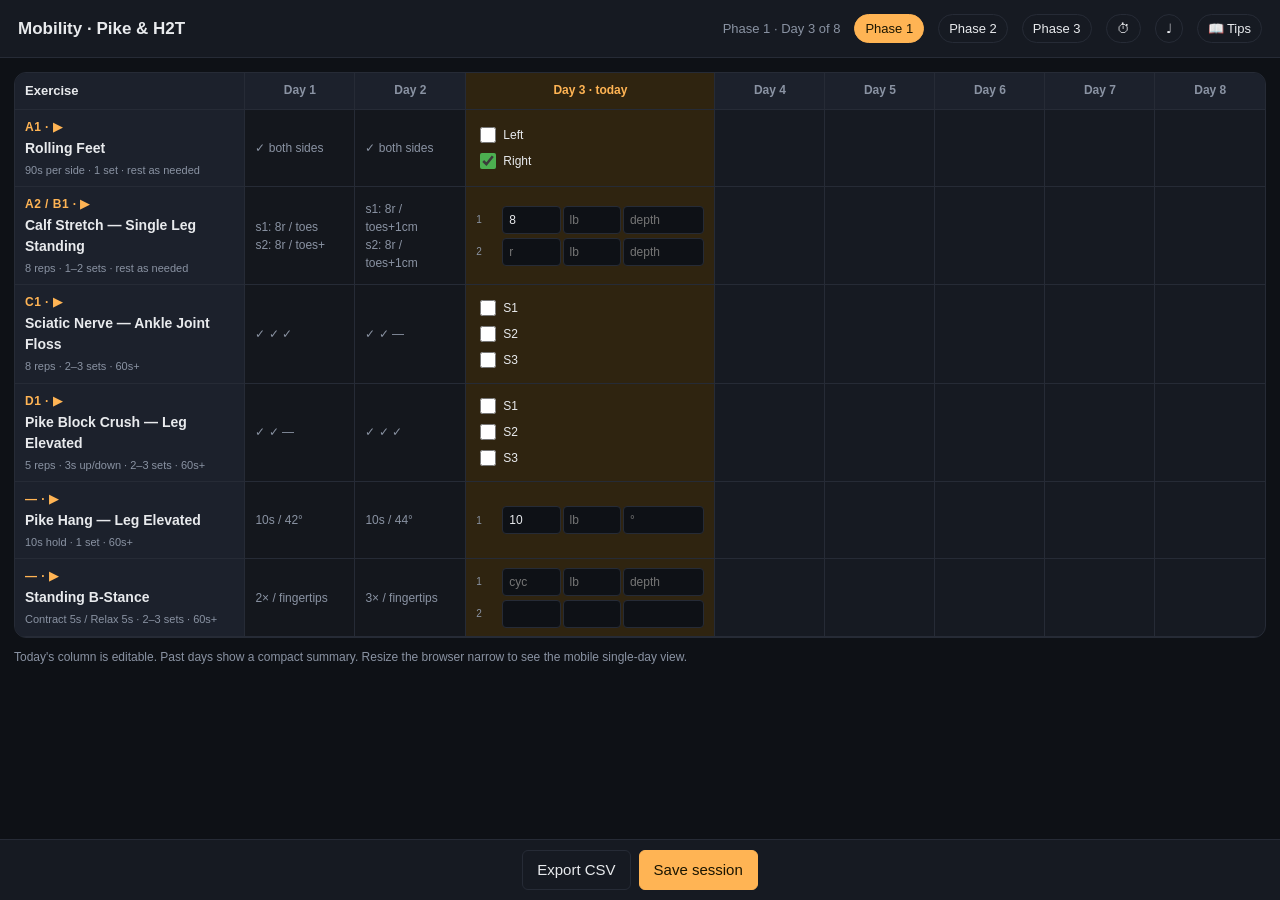
<file: mockups/mockup-D.html>
<!doctype html>
<html lang="en">
<head>
<meta charset="utf-8">
<meta name="viewport" content="width=device-width,initial-scale=1">
<title>Mockup D — Dark, mobile B / desktop C</title>
<style>
  :root {
    --bg: #0e1116;
    --card: #161a22;
    --card-2: #1c212c;
    --ink: #e8eaed;
    --muted: #8a93a3;
    --line: #262b36;
    --accent: #ffb454;
    --accent-soft: #2a2218;
    --today: #2f2410;
    --readonly: #14171d;
    --ok: #4caf50;
  }
  * { box-sizing: border-box; }
  html, body { margin: 0; padding: 0; background: var(--bg); color: var(--ink); font: 15px/1.5 -apple-system, BlinkMacSystemFont, "Segoe UI", Roboto, sans-serif; }
  a { color: var(--accent); }
  header { padding: 14px 18px; background: var(--card); border-bottom: 1px solid var(--line); display: flex; gap: 14px; align-items: center; flex-wrap: wrap; position: sticky; top: 0; z-index: 5; }
  header h1 { margin: 0; font-size: 17px; font-weight: 600; flex: 1; min-width: 200px; }
  header .meta { color: var(--muted); font-size: 13px; }
  .pill { display: inline-flex; align-items: center; gap: 6px; padding: 6px 10px; border: 1px solid var(--line); border-radius: 999px; background: transparent; color: var(--ink); font-size: 13px; cursor: pointer; font-family: inherit; }
  .pill.active { background: var(--accent); color: #1a1500; border-color: var(--accent); }
  main { max-width: 1500px; margin: 0 auto; padding: 14px; padding-bottom: 80px; }

  /* Day switcher: only used on mobile */
  .day-switch { display: flex; gap: 4px; margin-bottom: 12px; flex-wrap: wrap; }
  .day-switch button { font: inherit; font-size: 13px; width: 38px; height: 38px; border: 1px solid var(--line); background: var(--card); color: var(--ink); border-radius: 6px; cursor: pointer; }
  .day-switch button.today { background: var(--accent); color: #1a1500; border-color: var(--accent); font-weight: 700; }
  .day-switch button.done { background: var(--readonly); color: var(--muted); }

  /* ===== MOBILE LAYOUT (mockup B style — two-column-on-card, single day) ===== */
  .mobile-view { display: block; }
  .desktop-view { display: none; }

  .exercise { display: grid; grid-template-columns: 1fr; gap: 12px; background: var(--card); border: 1px solid var(--line); border-radius: 12px; margin-bottom: 14px; overflow: hidden; }
  .rx-col { padding: 14px 16px; background: linear-gradient(180deg, rgba(255,180,84,0.06), transparent 60%); }
  .rx-col .order { color: var(--accent); font-weight: 700; letter-spacing: 0.04em; font-size: 13px; }
  .rx-col .name { font-size: 16px; font-weight: 600; margin: 2px 0 6px; }
  .rx-col .video { text-decoration: none; font-size: 13px; }
  .rx-col .video:hover { text-decoration: underline; }
  .rx-grid { margin-top: 10px; display: grid; grid-template-columns: auto 1fr; gap: 4px 12px; font-size: 13px; }
  .rx-grid dt { color: var(--muted); }
  .rx-grid dd { margin: 0; font-weight: 600; }
  .input-col { padding: 14px 16px; }
  .controls { display: flex; gap: 8px; margin-bottom: 10px; flex-wrap: wrap; }
  .controls button { font: inherit; font-size: 13px; padding: 6px 11px; border: 1px solid var(--line); background: transparent; color: var(--ink); border-radius: 6px; cursor: pointer; }
  .controls button:hover { border-color: var(--accent); color: var(--accent); }
  table.sets { width: 100%; border-collapse: collapse; }
  table.sets th { text-align: left; font-weight: 500; color: var(--muted); font-size: 12px; padding: 6px 6px; border-bottom: 1px solid var(--line); }
  table.sets td { padding: 6px 6px; vertical-align: middle; }
  table.sets td:first-child { width: 36px; color: var(--muted); font-size: 12px; text-align: center; }
  table.sets input { width: 100%; min-width: 0; padding: 7px 9px; border: 1px solid var(--line); background: var(--bg); color: var(--ink); border-radius: 5px; font: inherit; font-size: 14px; }
  table.sets input:focus { outline: 2px solid var(--accent); outline-offset: -1px; }
  .checkbox-block { display: flex; flex-direction: column; gap: 8px; }
  .checkbox-block label { display: flex; align-items: center; gap: 10px; padding: 8px 10px; border: 1px solid var(--line); border-radius: 6px; cursor: pointer; }
  .checkbox-block input { width: 22px; height: 22px; accent-color: var(--ok); }
  .checkbox-block label.done { background: rgba(76,175,80,0.08); border-color: rgba(76,175,80,0.4); }

  /* ===== DESKTOP LAYOUT (mockup C style — full 8-day grid) ===== */
  @media (min-width: 900px) {
    .mobile-view { display: none; }
    .desktop-view { display: block; }
    .day-switch { display: none; }
  }

  .grid-wrap { overflow-x: auto; background: var(--card); border: 1px solid var(--line); border-radius: 12px; }
  table.grid { border-collapse: collapse; width: 100%; }
  table.grid th, table.grid td { border-bottom: 1px solid var(--line); border-right: 1px solid var(--line); padding: 8px 10px; vertical-align: top; font-size: 13px; }
  table.grid th:last-child, table.grid td:last-child { border-right: none; }
  table.grid thead th { background: var(--card-2); color: var(--ink); font-weight: 600; text-align: left; position: sticky; top: 0; }
  table.grid thead th.day { text-align: center; min-width: 110px; font-size: 12px; color: var(--muted); }
  table.grid thead th.day.today { background: var(--today); color: var(--accent); }
  table.grid td.ex { background: var(--card-2); min-width: 220px; }
  table.grid td.ex .order { color: var(--accent); font-weight: 700; font-size: 12px; letter-spacing: 0.04em; }
  table.grid td.ex .name { font-weight: 600; font-size: 14px; margin: 2px 0 4px; }
  table.grid td.ex .rx { color: var(--muted); font-size: 11px; line-height: 1.4; }
  table.grid td.ex .video { text-decoration: none; font-size: 12px; }
  table.grid td.day-col { min-width: 110px; vertical-align: middle; }
  table.grid td.day-col.today { background: var(--today); }
  table.grid td.day-col.done { background: var(--readonly); color: var(--muted); font-size: 12px; }
  table.grid input[type=number], table.grid input[type=text] {
    width: 100%; min-width: 0; padding: 4px 6px;
    border: 1px solid var(--line); background: var(--bg); color: var(--ink);
    font: inherit; font-size: 12px; border-radius: 4px;
  }
  table.grid td.day-col input:focus { outline: 2px solid var(--accent); outline-offset: -1px; }
  table.grid .set-cell { display: grid; grid-template-columns: 22px 1fr; gap: 4px; align-items: center; margin-bottom: 4px; }
  table.grid .set-cell:last-child { margin-bottom: 0; }
  table.grid .set-label { color: var(--muted); font-size: 10px; text-transform: uppercase; }
  table.grid .set-inputs { display: grid; gap: 2px; }
  table.grid .set-inputs.rwm { grid-template-columns: 1fr 1fr 1.4fr; }
  table.grid .set-inputs.rm { grid-template-columns: 1fr 1.4fr; }
  table.grid .set-inputs.hold { grid-template-columns: 1fr 1fr; }
  table.grid .check-cell { display: flex; flex-direction: column; gap: 4px; }
  table.grid .check-cell label { display: flex; align-items: center; gap: 4px; font-size: 12px; }
  table.grid input[type=checkbox] { width: 16px; height: 16px; accent-color: var(--ok); }

  footer { position: fixed; bottom: 0; left: 0; right: 0; background: var(--card); border-top: 1px solid var(--line); padding: 10px; display: flex; gap: 8px; justify-content: center; z-index: 10; }
  footer button { font: inherit; padding: 8px 14px; border-radius: 6px; border: 1px solid var(--line); background: transparent; color: var(--ink); cursor: pointer; }
  footer button.primary { background: var(--accent); color: #1a1500; border-color: var(--accent); }
</style>
</head>
<body>
<header>
  <h1>Mobility · Pike &amp; H2T</h1>
  <span class="meta">Phase 1 · Day 3 of 8</span>
  <button class="pill active">Phase 1</button>
  <button class="pill">Phase 2</button>
  <button class="pill">Phase 3</button>
  <button class="pill">⏱</button>
  <button class="pill">♩</button>
  <button class="pill">📖 Tips</button>
</header>

<main>

<!-- ============ MOBILE: single-day cards (B style) ============ -->
<div class="mobile-view">

<div class="day-switch" role="tablist" aria-label="Day selector">
  <button class="done">1</button>
  <button class="done">2</button>
  <button class="today">3</button>
  <button>4</button>
  <button>5</button>
  <button>6</button>
  <button>7</button>
  <button>8</button>
</div>

<!-- A1: Rolling Feet (check) -->
<section class="exercise">
  <div class="rx-col">
    <div class="order">A1</div>
    <div class="name">Rolling Feet</div>
    <a class="video" href="https://link.matthewismith.com/rolling-feet" target="_blank">▶ Watch video</a>
    <dl class="rx-grid">
      <dt>Time</dt><dd>90s per side</dd>
      <dt>Sets</dt><dd>1</dd>
      <dt>Rest</dt><dd>as needed</dd>
    </dl>
  </div>
  <div class="input-col">
    <div class="checkbox-block">
      <label><input type="checkbox"> Left foot — 90s</label>
      <label class="done"><input type="checkbox" checked> Right foot — 90s</label>
    </div>
  </div>
</section>

<!-- A2: Calf Stretch -->
<section class="exercise">
  <div class="rx-col">
    <div class="order">A2 / B1</div>
    <div class="name">Calf Stretch — Single Leg Standing</div>
    <a class="video" href="https://link.matthewismith.com/calfstretch-standing" target="_blank">▶ Watch video</a>
    <dl class="rx-grid">
      <dt>Reps</dt><dd>8</dd>
      <dt>Sets</dt><dd>1–2</dd>
      <dt>Rest</dt><dd>as needed</dd>
    </dl>
  </div>
  <div class="input-col">
    <div class="controls"><button>⏱ Rest</button><button>♩ Metronome</button><button>+ Set</button></div>
    <table class="sets">
      <thead><tr><th>#</th><th>Reps</th><th>Weight</th><th>Depth</th></tr></thead>
      <tbody>
        <tr><td>1</td><td><input type="number" value="8"></td><td><input type="number" placeholder="lb"></td><td><input type="text" placeholder="toes touch"></td></tr>
        <tr><td>2</td><td><input type="number"></td><td><input type="number"></td><td><input type="text"></td></tr>
      </tbody>
    </table>
  </div>
</section>

<!-- C1: Sciatic Nerve Ankle Joint Floss (check) -->
<section class="exercise">
  <div class="rx-col">
    <div class="order">C1</div>
    <div class="name">Sciatic Nerve — Ankle Joint Floss</div>
    <a class="video" href="https://link.matthewismith.com/sciatic-ankle-floss" target="_blank">▶ Watch video</a>
    <dl class="rx-grid">
      <dt>Reps</dt><dd>8</dd>
      <dt>Sets</dt><dd>2–3</dd>
      <dt>Rest</dt><dd>60s+</dd>
    </dl>
  </div>
  <div class="input-col">
    <div class="checkbox-block">
      <label><input type="checkbox"> Set 1 — 8 reps</label>
      <label><input type="checkbox"> Set 2 — 8 reps</label>
      <label><input type="checkbox"> Set 3 — 8 reps (optional)</label>
    </div>
  </div>
</section>

<!-- D1: Pike Block Crush Leg Elevated (check) -->
<section class="exercise">
  <div class="rx-col">
    <div class="order">D1</div>
    <div class="name">Pike Block Crush — Leg Elevated</div>
    <a class="video" href="https://link.matthewismith.com/leg-elevated-pike-block-crush" target="_blank">▶ Watch video</a>
    <dl class="rx-grid">
      <dt>Reps</dt><dd>5</dd>
      <dt>Tempo</dt><dd>3s up / 3s down</dd>
      <dt>Sets</dt><dd>2–3</dd>
      <dt>Rest</dt><dd>60s+</dd>
    </dl>
  </div>
  <div class="input-col">
    <div class="checkbox-block">
      <label><input type="checkbox"> Set 1</label>
      <label><input type="checkbox"> Set 2</label>
      <label><input type="checkbox"> Set 3 (optional)</label>
    </div>
  </div>
</section>

<!-- Pike Hang -->
<section class="exercise">
  <div class="rx-col">
    <div class="order">—</div>
    <div class="name">Pike Hang — Leg Elevated</div>
    <a class="video" href="https://link.matthewismith.com/pike-hang-bstance-standing" target="_blank">▶ Watch video</a>
    <dl class="rx-grid">
      <dt>Hold</dt><dd>10s</dd>
      <dt>Sets</dt><dd>1</dd>
      <dt>Rest</dt><dd>60s+</dd>
    </dl>
  </div>
  <div class="input-col">
    <div class="controls"><button>⏱ Rest</button><button>♩ Metronome</button></div>
    <table class="sets">
      <thead><tr><th>#</th><th>Hold (s)</th><th>Weight</th><th>Angle (°)</th></tr></thead>
      <tbody><tr><td>1</td><td><input type="number" value="10"></td><td><input type="number"></td><td><input type="number"></td></tr></tbody>
    </table>
  </div>
</section>

<!-- Standing B-Stance -->
<section class="exercise">
  <div class="rx-col">
    <div class="order">—</div>
    <div class="name">Standing B-Stance</div>
    <a class="video" href="https://link.matthewismith.com/pike-hang-bstance-standing" target="_blank">▶ Watch video</a>
    <dl class="rx-grid">
      <dt>Tempo</dt><dd>Contract 5s · Relax 5s</dd>
      <dt>Sets</dt><dd>2–3</dd>
      <dt>Rest</dt><dd>60s+</dd>
    </dl>
  </div>
  <div class="input-col">
    <div class="controls"><button>⏱ Rest</button><button>♩ Metronome</button><button>+ Set</button></div>
    <table class="sets">
      <thead><tr><th>#</th><th>Cycles</th><th>Weight</th><th>Depth</th></tr></thead>
      <tbody>
        <tr><td>1</td><td><input type="number"></td><td><input type="number"></td><td><input type="text"></td></tr>
        <tr><td>2</td><td><input type="number"></td><td><input type="number"></td><td><input type="text"></td></tr>
      </tbody>
    </table>
  </div>
</section>

</div><!-- /mobile-view -->


<!-- ============ DESKTOP: full 8-day grid (C style) ============ -->
<div class="desktop-view">

<div class="grid-wrap">
<table class="grid">
  <thead>
    <tr>
      <th>Exercise</th>
      <th class="day">Day 1</th>
      <th class="day">Day 2</th>
      <th class="day today">Day 3 · today</th>
      <th class="day">Day 4</th>
      <th class="day">Day 5</th>
      <th class="day">Day 6</th>
      <th class="day">Day 7</th>
      <th class="day">Day 8</th>
    </tr>
  </thead>
  <tbody>

    <!-- A1 Rolling Feet -->
    <tr>
      <td class="ex">
        <div class="order">A1 · <a class="video" href="https://link.matthewismith.com/rolling-feet" target="_blank">▶</a></div>
        <div class="name">Rolling Feet</div>
        <div class="rx">90s per side · 1 set · rest as needed</div>
      </td>
      <td class="day-col done">✓ both sides</td>
      <td class="day-col done">✓ both sides</td>
      <td class="day-col today">
        <div class="check-cell">
          <label><input type="checkbox"> Left</label>
          <label><input type="checkbox" checked> Right</label>
        </div>
      </td>
      <td class="day-col"></td>
      <td class="day-col"></td>
      <td class="day-col"></td>
      <td class="day-col"></td>
      <td class="day-col"></td>
    </tr>

    <!-- A2 Calf Stretch -->
    <tr>
      <td class="ex">
        <div class="order">A2 / B1 · <a class="video" href="https://link.matthewismith.com/calfstretch-standing" target="_blank">▶</a></div>
        <div class="name">Calf Stretch — Single Leg Standing</div>
        <div class="rx">8 reps · 1–2 sets · rest as needed</div>
      </td>
      <td class="day-col done">s1: 8r / toes<br>s2: 8r / toes+</td>
      <td class="day-col done">s1: 8r / toes+1cm<br>s2: 8r / toes+1cm</td>
      <td class="day-col today">
        <div class="set-cell"><span class="set-label">1</span>
          <span class="set-inputs rwm"><input type="number" placeholder="r" value="8"><input type="number" placeholder="lb"><input type="text" placeholder="depth"></span>
        </div>
        <div class="set-cell"><span class="set-label">2</span>
          <span class="set-inputs rwm"><input type="number" placeholder="r"><input type="number" placeholder="lb"><input type="text" placeholder="depth"></span>
        </div>
      </td>
      <td class="day-col"></td>
      <td class="day-col"></td>
      <td class="day-col"></td>
      <td class="day-col"></td>
      <td class="day-col"></td>
    </tr>

    <!-- C1 Sciatic Nerve Ankle Joint Floss -->
    <tr>
      <td class="ex">
        <div class="order">C1 · <a class="video" href="https://link.matthewismith.com/sciatic-ankle-floss" target="_blank">▶</a></div>
        <div class="name">Sciatic Nerve — Ankle Joint Floss</div>
        <div class="rx">8 reps · 2–3 sets · 60s+</div>
      </td>
      <td class="day-col done">✓ ✓ ✓</td>
      <td class="day-col done">✓ ✓ —</td>
      <td class="day-col today">
        <div class="check-cell">
          <label><input type="checkbox"> S1</label>
          <label><input type="checkbox"> S2</label>
          <label><input type="checkbox"> S3</label>
        </div>
      </td>
      <td class="day-col"></td>
      <td class="day-col"></td>
      <td class="day-col"></td>
      <td class="day-col"></td>
      <td class="day-col"></td>
    </tr>

    <!-- D1 Pike Block Crush Leg Elevated -->
    <tr>
      <td class="ex">
        <div class="order">D1 · <a class="video" href="https://link.matthewismith.com/leg-elevated-pike-block-crush" target="_blank">▶</a></div>
        <div class="name">Pike Block Crush — Leg Elevated</div>
        <div class="rx">5 reps · 3s up/down · 2–3 sets · 60s+</div>
      </td>
      <td class="day-col done">✓ ✓ —</td>
      <td class="day-col done">✓ ✓ ✓</td>
      <td class="day-col today">
        <div class="check-cell">
          <label><input type="checkbox"> S1</label>
          <label><input type="checkbox"> S2</label>
          <label><input type="checkbox"> S3</label>
        </div>
      </td>
      <td class="day-col"></td>
      <td class="day-col"></td>
      <td class="day-col"></td>
      <td class="day-col"></td>
      <td class="day-col"></td>
    </tr>

    <!-- Pike Hang -->
    <tr>
      <td class="ex">
        <div class="order">— · <a class="video" href="https://link.matthewismith.com/pike-hang-bstance-standing" target="_blank">▶</a></div>
        <div class="name">Pike Hang — Leg Elevated</div>
        <div class="rx">10s hold · 1 set · 60s+</div>
      </td>
      <td class="day-col done">10s / 42°</td>
      <td class="day-col done">10s / 44°</td>
      <td class="day-col today">
        <div class="set-cell"><span class="set-label">1</span>
          <span class="set-inputs rwm"><input type="number" placeholder="s" value="10"><input type="number" placeholder="lb"><input type="number" placeholder="°"></span>
        </div>
      </td>
      <td class="day-col"></td>
      <td class="day-col"></td>
      <td class="day-col"></td>
      <td class="day-col"></td>
      <td class="day-col"></td>
    </tr>

    <!-- Standing B-Stance -->
    <tr>
      <td class="ex">
        <div class="order">— · <a class="video" href="https://link.matthewismith.com/pike-hang-bstance-standing" target="_blank">▶</a></div>
        <div class="name">Standing B-Stance</div>
        <div class="rx">Contract 5s / Relax 5s · 2–3 sets · 60s+</div>
      </td>
      <td class="day-col done">2× / fingertips</td>
      <td class="day-col done">3× / fingertips</td>
      <td class="day-col today">
        <div class="set-cell"><span class="set-label">1</span>
          <span class="set-inputs rwm"><input type="number" placeholder="cyc"><input type="number" placeholder="lb"><input type="text" placeholder="depth"></span>
        </div>
        <div class="set-cell"><span class="set-label">2</span>
          <span class="set-inputs rwm"><input type="number"><input type="number"><input type="text"></span>
        </div>
      </td>
      <td class="day-col"></td>
      <td class="day-col"></td>
      <td class="day-col"></td>
      <td class="day-col"></td>
      <td class="day-col"></td>
    </tr>

  </tbody>
</table>
</div>

<p style="color:var(--muted);font-size:12px;margin-top:10px">Today's column is editable. Past days show a compact summary. Resize the browser narrow to see the mobile single-day view.</p>

</div><!-- /desktop-view -->

</main>
<footer>
  <button>Export CSV</button>
  <button class="primary">Save session</button>
</footer>
</body>
</html>
</file>
<file: css/styles.css>
:root {
  --bg: #0e1116;
  --card: #161a22;
  --card-2: #1c212c;
  --ink: #e8eaed;
  --muted: #8a93a3;
  --line: #262b36;
  --accent: #ffb454;
  --accent-soft: #2a2218;
  --today: #2f2410;
  --readonly: #14171d;
  --ok: #4caf50;
  --warn: #f0a040;
}

* { box-sizing: border-box; }
html, body { margin: 0; padding: 0; background: var(--bg); color: var(--ink); font: 15px/1.5 -apple-system, BlinkMacSystemFont, "Segoe UI", Roboto, sans-serif; }
a { color: var(--accent); }
button { font: inherit; color: inherit; }

/* ===== header ===== */
#app-header {
  display: flex; align-items: center; gap: 12px;
  padding: 10px 14px;
  background: var(--card);
  border-bottom: 1px solid var(--line);
  position: sticky; top: 0; z-index: 10;
  flex-wrap: wrap;
}
.brand { font-weight: 700; font-size: 16px; letter-spacing: 0.02em; }
.tabs { display: flex; gap: 4px; flex: 1; }
.tabs .tab {
  background: transparent; border: 1px solid transparent; color: var(--muted);
  padding: 6px 12px; border-radius: 999px; cursor: pointer; font-size: 14px;
}
.tabs .tab:hover { color: var(--ink); }
.tabs .tab.active { background: var(--accent); color: #1a1500; border-color: var(--accent); font-weight: 600; }
.header-right { display: flex; align-items: center; gap: 8px; }
.save-indicator { font-size: 12px; color: var(--muted); min-width: 70px; text-align: right; }
.save-indicator.saving { color: var(--warn); }
.save-indicator.saved { color: var(--ok); }
.save-indicator.error { color: #ff6b6b; }
.reconnect-btn {
  font: inherit; font-size: 12px; padding: 3px 9px;
  border: 1px solid var(--warn); background: transparent; color: var(--warn);
  border-radius: 6px; cursor: pointer;
}
.reconnect-btn:hover { background: var(--warn); color: #1a1500; }
.reconnect-btn[hidden] { display: none; }

.pill {
  display: inline-flex; align-items: center; gap: 6px;
  padding: 5px 10px; border: 1px solid var(--line); border-radius: 999px;
  background: transparent; color: var(--ink); font-size: 13px; cursor: pointer;
}
.pill.active { background: var(--accent); color: #1a1500; border-color: var(--accent); }
.pill.ghost { background: transparent; }
.pill:hover { border-color: var(--accent); }

/* ===== main ===== */
#app-main { max-width: 1500px; margin: 0 auto; padding: 14px; padding-bottom: 60px; }

/* sub-tabs (program groups within a tab, e.g. Pike vs Shoulder) */
.subtabs { display: flex; gap: 4px; margin-bottom: 12px; border-bottom: 1px solid var(--line); }
.subtabs .subtab {
  background: transparent; border: 1px solid transparent; border-bottom: none;
  color: var(--muted); padding: 7px 14px; border-radius: 8px 8px 0 0;
  cursor: pointer; font-size: 14px; font-weight: 500; margin-bottom: -1px;
}
.subtabs .subtab:hover { color: var(--ink); }
.subtabs .subtab.active {
  color: var(--accent); border-color: var(--line); border-bottom: 1px solid var(--bg);
  background: var(--card);
}

/* selectors row (phase/day or split) */
.selectors { display: flex; gap: 10px; align-items: center; margin-bottom: 12px; flex-wrap: wrap; }
.selectors .group { display: flex; gap: 4px; flex-wrap: wrap; }
.selectors .label { color: var(--muted); font-size: 13px; margin-right: 4px; }
.day-switch { display: flex; gap: 4px; flex-wrap: wrap; }
.day-switch button {
  font: inherit; font-size: 13px; width: 38px; height: 38px;
  border: 1px solid var(--line); background: var(--card); color: var(--ink);
  border-radius: 6px; cursor: pointer;
}
.day-switch button.today { background: var(--accent); color: #1a1500; border-color: var(--accent); font-weight: 700; }
.day-switch button.done { background: var(--readonly); color: var(--muted); }

/* date picker + small action buttons in the selector row */
.selectors .date-input {
  font: inherit; font-size: 13px; padding: 6px 9px;
  border: 1px solid var(--line); background: var(--card); color: var(--ink);
  border-radius: 6px; cursor: pointer;
}
.selectors .date-input::-webkit-calendar-picker-indicator { filter: invert(0.8); cursor: pointer; }
.btn-sm {
  font: inherit; font-size: 13px; padding: 6px 11px;
  border: 1px solid var(--line); background: transparent; color: var(--ink);
  border-radius: 6px; cursor: pointer;
}
.btn-sm:hover { border-color: var(--accent); color: var(--accent); }
.fill-btn { border-color: var(--accent); color: var(--accent); }
.fill-btn:hover { background: var(--accent); color: #1a1500; }
.editing-flag { color: var(--accent); font-size: 13px; font-weight: 600; }
.workout-count { color: var(--muted); font-size: 13px; }

/* ===== mobile view (exercise cards) ===== */
.mobile-view { display: block; }
.desktop-view { display: none; }

.exercise {
  background: var(--card); border: 1px solid var(--line);
  border-radius: 12px; margin-bottom: 14px; overflow: hidden;
}
/* header: prescription on the left, action buttons right-justified opposite it */
.ex-head {
  display: flex; justify-content: space-between; align-items: flex-start; gap: 12px;
  padding: 14px 16px;
  background: linear-gradient(180deg, rgba(255,180,84,0.06), transparent 60%);
}
.ex-head-info { min-width: 0; }
.ex-head-info .order { color: var(--accent); font-weight: 700; letter-spacing: 0.04em; font-size: 13px; }
.ex-head-info .name { font-size: 16px; font-weight: 600; margin: 2px 0 6px; }
.ex-head-info .video { text-decoration: none; font-size: 13px; }
.ex-head-info .video:hover { text-decoration: underline; }
.rx-grid { margin-top: 10px; display: grid; grid-template-columns: auto 1fr; gap: 4px 12px; font-size: 13px; }
.rx-grid dt { color: var(--muted); }
.rx-grid dd { margin: 0; font-weight: 600; }
.ex-note { margin-top: 8px; font-size: 12px; line-height: 1.4; color: var(--muted); font-style: italic; }
table.grid td.ex .ex-note { margin-top: 4px; font-size: 11px; }
.verify-flag {
  display: inline-block; margin-top: 6px; font-size: 11px;
  padding: 2px 6px; border-radius: 4px;
  background: rgba(240,160,64,0.15); color: var(--warn); border: 1px solid rgba(240,160,64,0.3);
}

.ex-controls { display: flex; flex-direction: column; gap: 6px; flex-shrink: 0; align-items: stretch; }
.ex-controls button {
  font: inherit; font-size: 13px; padding: 6px 11px; white-space: nowrap;
  border: 1px solid var(--line); background: var(--card-2); color: var(--ink);
  border-radius: 6px; cursor: pointer;
}
.ex-controls button:hover { border-color: var(--accent); color: var(--accent); }

.ex-body { padding: 4px 16px 16px; }

/* horizontal set layout: one column per set, fields stacked inside */
.set-row { display: flex; gap: 8px; flex-wrap: wrap; }
.set-col {
  flex: 1 1 96px; min-width: 88px;
  border: 1px solid var(--line); border-radius: 8px; padding: 8px;
  background: var(--bg);
}
.set-col-num { color: var(--muted); font-size: 10px; text-transform: uppercase; letter-spacing: 0.05em; text-align: center; margin-bottom: 6px; }
.set-col label.f { display: flex; align-items: center; gap: 6px; margin-bottom: 6px; }
.set-col label.f:last-child { margin-bottom: 0; }
.set-col .fl { color: var(--muted); font-size: 11px; min-width: 30px; flex-shrink: 0; }
.set-col input {
  width: 100%; min-width: 0; padding: 6px 8px;
  border: 1px solid var(--line); background: var(--card); color: var(--ink);
  border-radius: 5px; font: inherit; font-size: 14px;
}
.set-col input:focus { outline: 2px solid var(--accent); outline-offset: -1px; }

/* horizontal checkboxes */
.checkbox-row { display: flex; flex-wrap: wrap; gap: 8px; }
.checkbox-row label {
  display: flex; align-items: center; gap: 8px;
  padding: 8px 14px; border: 1px solid var(--line); border-radius: 6px; cursor: pointer;
}
.checkbox-row input { width: 22px; height: 22px; accent-color: var(--ok); }

/* superset grouping — exercises sharing an order-letter get a shared accent edge */
.exercise.ss { border-left-width: 4px; border-left-color: var(--ss); }
table.grid tr.ss td.ex { border-left: 4px solid var(--ss); }
.ss-0 { --ss: #ffb454; }
.ss-1 { --ss: #5aa9e6; }
.ss-2 { --ss: #6fcf97; }
.ss-3 { --ss: #c08af0; }
.ss-4 { --ss: #f0828f; }
.ss-5 { --ss: #e6c14d; }

/* ===== desktop view (full grid) ===== */
@media (min-width: 900px) {
  .mobile-view { display: none; }
  .desktop-view { display: block; }
  .day-switch { display: none; }
}

.grid-wrap { overflow-x: auto; background: var(--card); border: 1px solid var(--line); border-radius: 12px; }
table.grid { border-collapse: collapse; width: 100%; }
table.grid th, table.grid td {
  border-bottom: 1px solid var(--line); border-right: 1px solid var(--line);
  padding: 8px 10px; vertical-align: top; font-size: 13px;
}
table.grid th:last-child, table.grid td:last-child { border-right: none; }
table.grid thead th { background: var(--card-2); color: var(--ink); font-weight: 600; text-align: left; position: sticky; top: 0; }
table.grid thead th.day { text-align: center; min-width: 168px; font-size: 12px; color: var(--muted); }
table.grid thead th.day.today { background: var(--today); color: var(--accent); }
table.grid td.ex { background: var(--card-2); min-width: 220px; }
table.grid td.ex .order { color: var(--accent); font-weight: 700; font-size: 12px; letter-spacing: 0.04em; }
table.grid td.ex .name { font-weight: 600; font-size: 14px; margin: 2px 0 4px; }
table.grid td.ex .rx { color: var(--muted); font-size: 11px; line-height: 1.4; }
table.grid td.ex .video { text-decoration: none; font-size: 12px; }
table.grid td.day-col { min-width: 168px; vertical-align: middle; }
table.grid td.day-col.today { background: var(--today); }
table.grid td.day-col.done { background: var(--readonly); color: var(--muted); font-size: 12px; line-height: 1.4; }
table.grid input[type=number], table.grid input[type=text] {
  width: 100%; min-width: 0; padding: 4px 6px;
  border: 1px solid var(--line); background: var(--bg); color: var(--ink);
  font: inherit; font-size: 12px; border-radius: 4px;
}
table.grid td.day-col input:focus { outline: 2px solid var(--accent); outline-offset: -1px; }
table.grid input[readonly] { background: var(--readonly); color: var(--muted); }
table.grid .set-cell { display: grid; grid-template-columns: 22px 1fr; gap: 4px; align-items: center; margin-bottom: 4px; }
table.grid .set-cell:last-child { margin-bottom: 0; }
table.grid .set-label { color: var(--muted); font-size: 10px; text-transform: uppercase; }
table.grid .set-inputs { display: grid; gap: 2px; }
table.grid .set-inputs.wrm { grid-template-columns: 1fr 1fr 1.4fr; }
table.grid .set-inputs.wr  { grid-template-columns: 1fr 1fr; }
table.grid .set-inputs.rw  { grid-template-columns: 1fr 1fr; }
table.grid .set-inputs.rm  { grid-template-columns: 1fr 1.4fr; }
table.grid .set-inputs.w   { grid-template-columns: 1fr; }
table.grid .check-cell { display: flex; flex-direction: column; gap: 4px; }
table.grid .check-cell label { display: flex; align-items: center; gap: 4px; font-size: 12px; }
table.grid input[type=checkbox] { width: 16px; height: 16px; accent-color: var(--ok); }
table.grid thead th.day.clickable { cursor: pointer; }
table.grid thead th.day.clickable:hover { color: var(--accent); text-decoration: underline; }

/* ===== overlays (timer / metronome) ===== */
.overlay {
  position: fixed; inset: 0; background: rgba(0,0,0,0.6);
  display: flex; align-items: center; justify-content: center; z-index: 50;
  padding: 16px;
}
.overlay[hidden] { display: none; }
.overlay-card {
  background: var(--card); border: 1px solid var(--line); border-radius: 12px;
  padding: 20px; max-width: 360px; width: 100%;
}
.overlay-title { font-weight: 600; color: var(--muted); margin-bottom: 12px; font-size: 14px; }
.timer-display { font-size: 64px; font-weight: 700; text-align: center; font-variant-numeric: tabular-nums; color: var(--accent); margin: 8px 0 16px; }
.overlay-actions { display: flex; gap: 8px; justify-content: flex-end; margin-top: 14px; }
.overlay-actions button {
  padding: 8px 16px; border: 1px solid var(--line); background: transparent;
  color: var(--ink); border-radius: 6px; cursor: pointer;
}
.overlay-actions button.primary { background: var(--accent); color: #1a1500; border-color: var(--accent); font-weight: 600; }
.metronome-row { display: flex; gap: 8px; align-items: center; flex-wrap: wrap; }
.metronome-row label { display: flex; align-items: center; gap: 6px; }
.metronome-row input[type=number] { width: 80px; padding: 6px 8px; border: 1px solid var(--line); background: var(--bg); color: var(--ink); border-radius: 5px; font: inherit; }
.metronome-row button { padding: 6px 10px; border: 1px solid var(--line); background: transparent; color: var(--ink); border-radius: 6px; cursor: pointer; }

/* ===== history ===== */
.history-toolbar { display: flex; gap: 8px; margin-bottom: 14px; flex-wrap: wrap; }
.history-toolbar button { padding: 8px 14px; border: 1px solid var(--accent); background: transparent; color: var(--accent); border-radius: 6px; cursor: pointer; font-weight: 600; }
.history-toolbar button:hover { background: var(--accent); color: #1a1500; }
.history-list { display: flex; flex-direction: column; gap: 8px; }
.history-row {
  background: var(--card); border: 1px solid var(--line); border-radius: 8px;
  padding: 10px 14px; display: flex; gap: 12px; align-items: baseline; flex-wrap: wrap;
}
.history-row.clickable { cursor: pointer; }
.history-row.clickable:hover { border-color: var(--accent); }
.history-row .date { font-weight: 600; min-width: 110px; }
.history-row .summary { color: var(--muted); font-size: 13px; flex: 1; }
.history-row .edit-hint { color: var(--accent); font-size: 12px; opacity: 0; }
.history-row.clickable:hover .edit-hint { opacity: 1; }
.history-row .del-btn {
  font: inherit; font-size: 12px; padding: 3px 9px; cursor: pointer;
  border: 1px solid #5c2b2b; background: transparent; color: #ff6b6b;
  border-radius: 6px; opacity: 0; transition: opacity 0.1s;
}
.history-row:hover .del-btn { opacity: 1; }
.history-row .del-btn:hover { background: #ff6b6b; color: #1a0e0e; border-color: #ff6b6b; }
/* keep visible on touch devices that can't hover */
@media (hover: none) { .history-row .del-btn, .history-row .edit-hint { opacity: 1; } }
.history-empty { color: var(--muted); padding: 30px; text-align: center; }

/* small */
.muted { color: var(--muted); }
.small { font-size: 12px; }
.hint { color: var(--muted); font-size: 12px; margin-top: 6px; }
</file>
